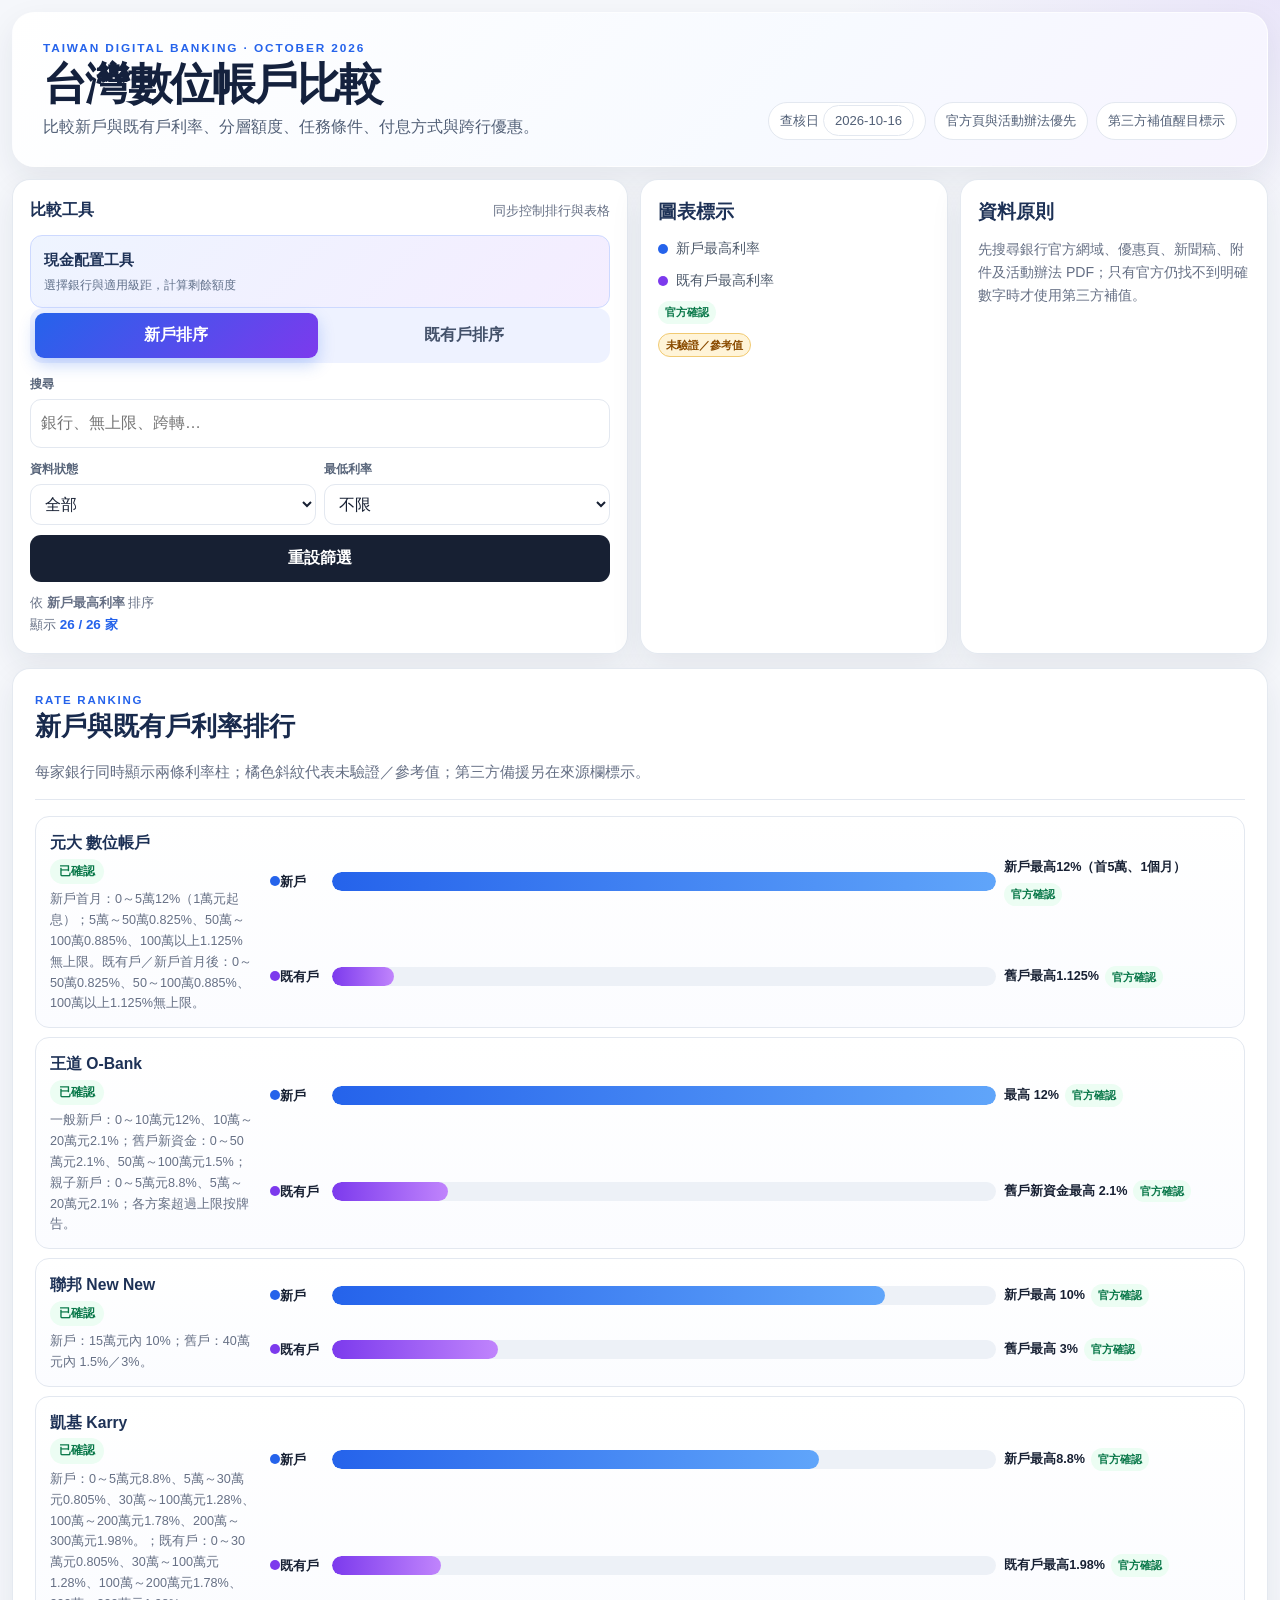
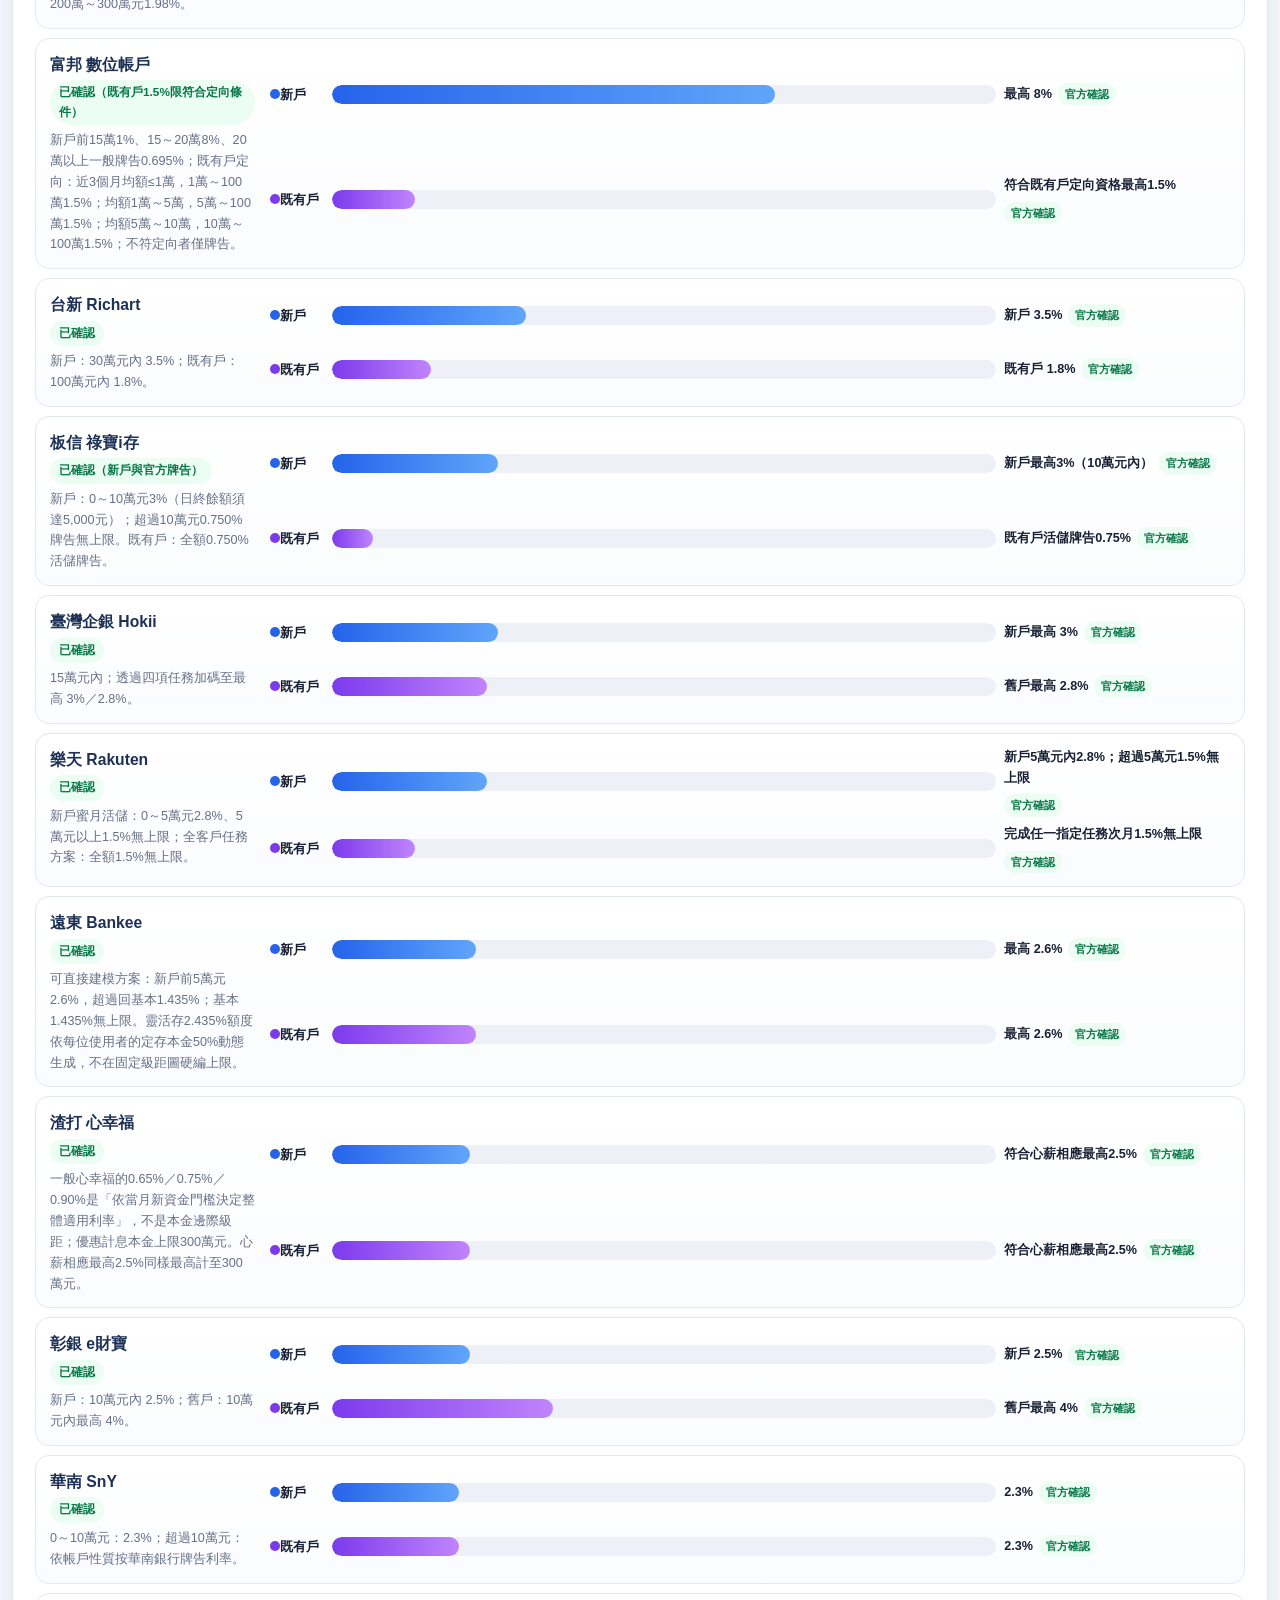
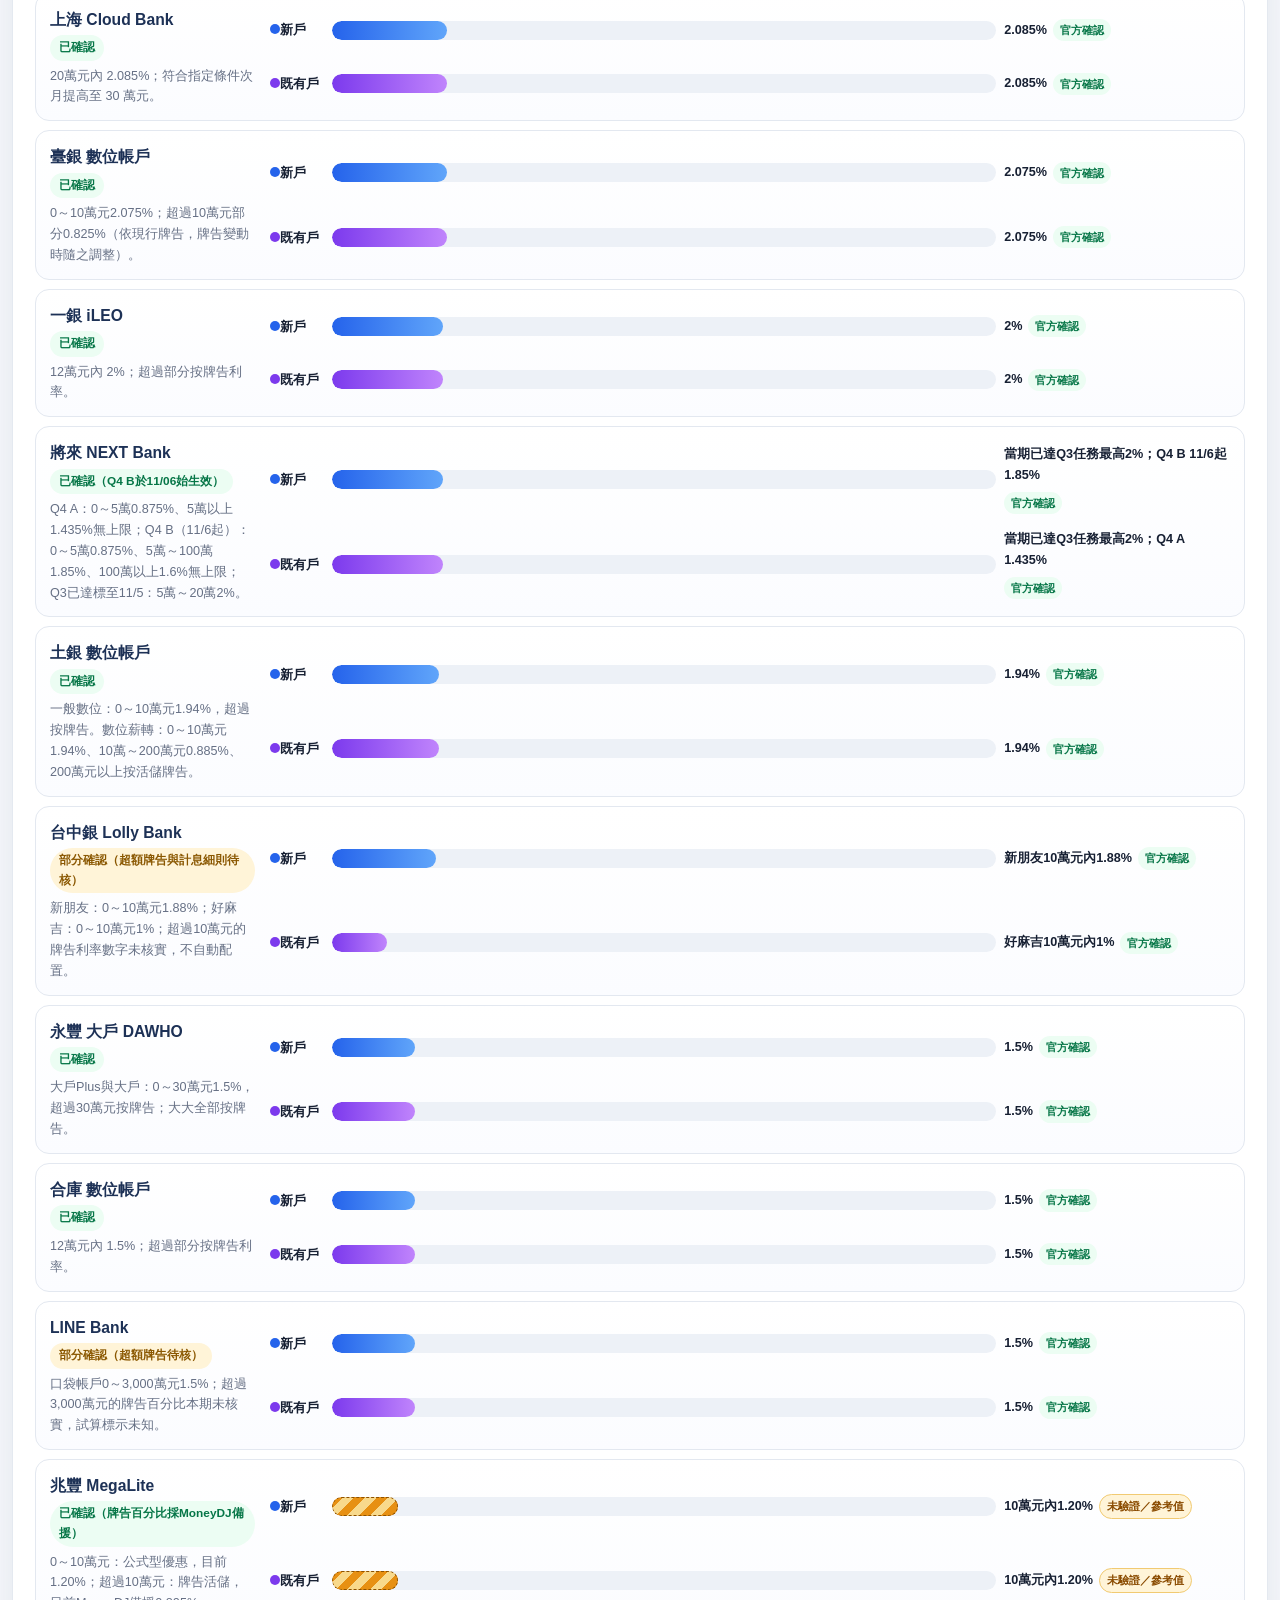
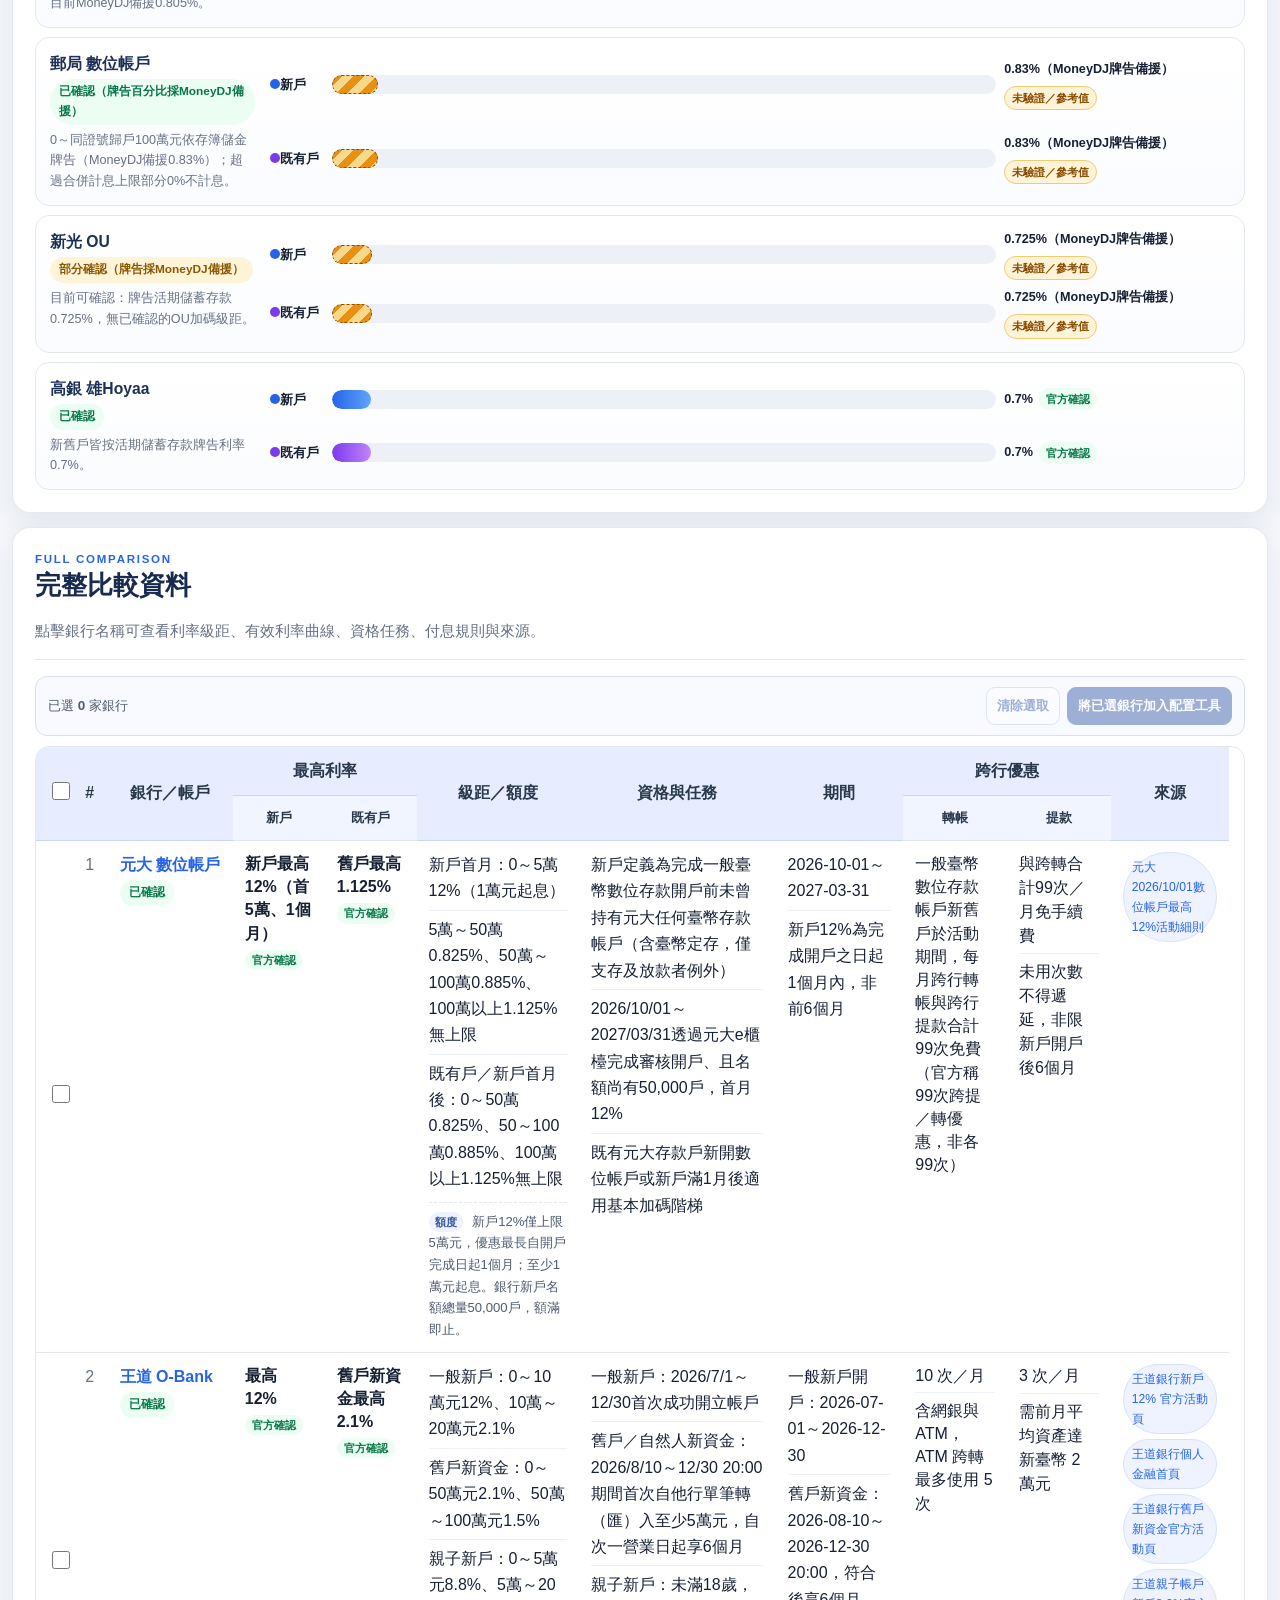
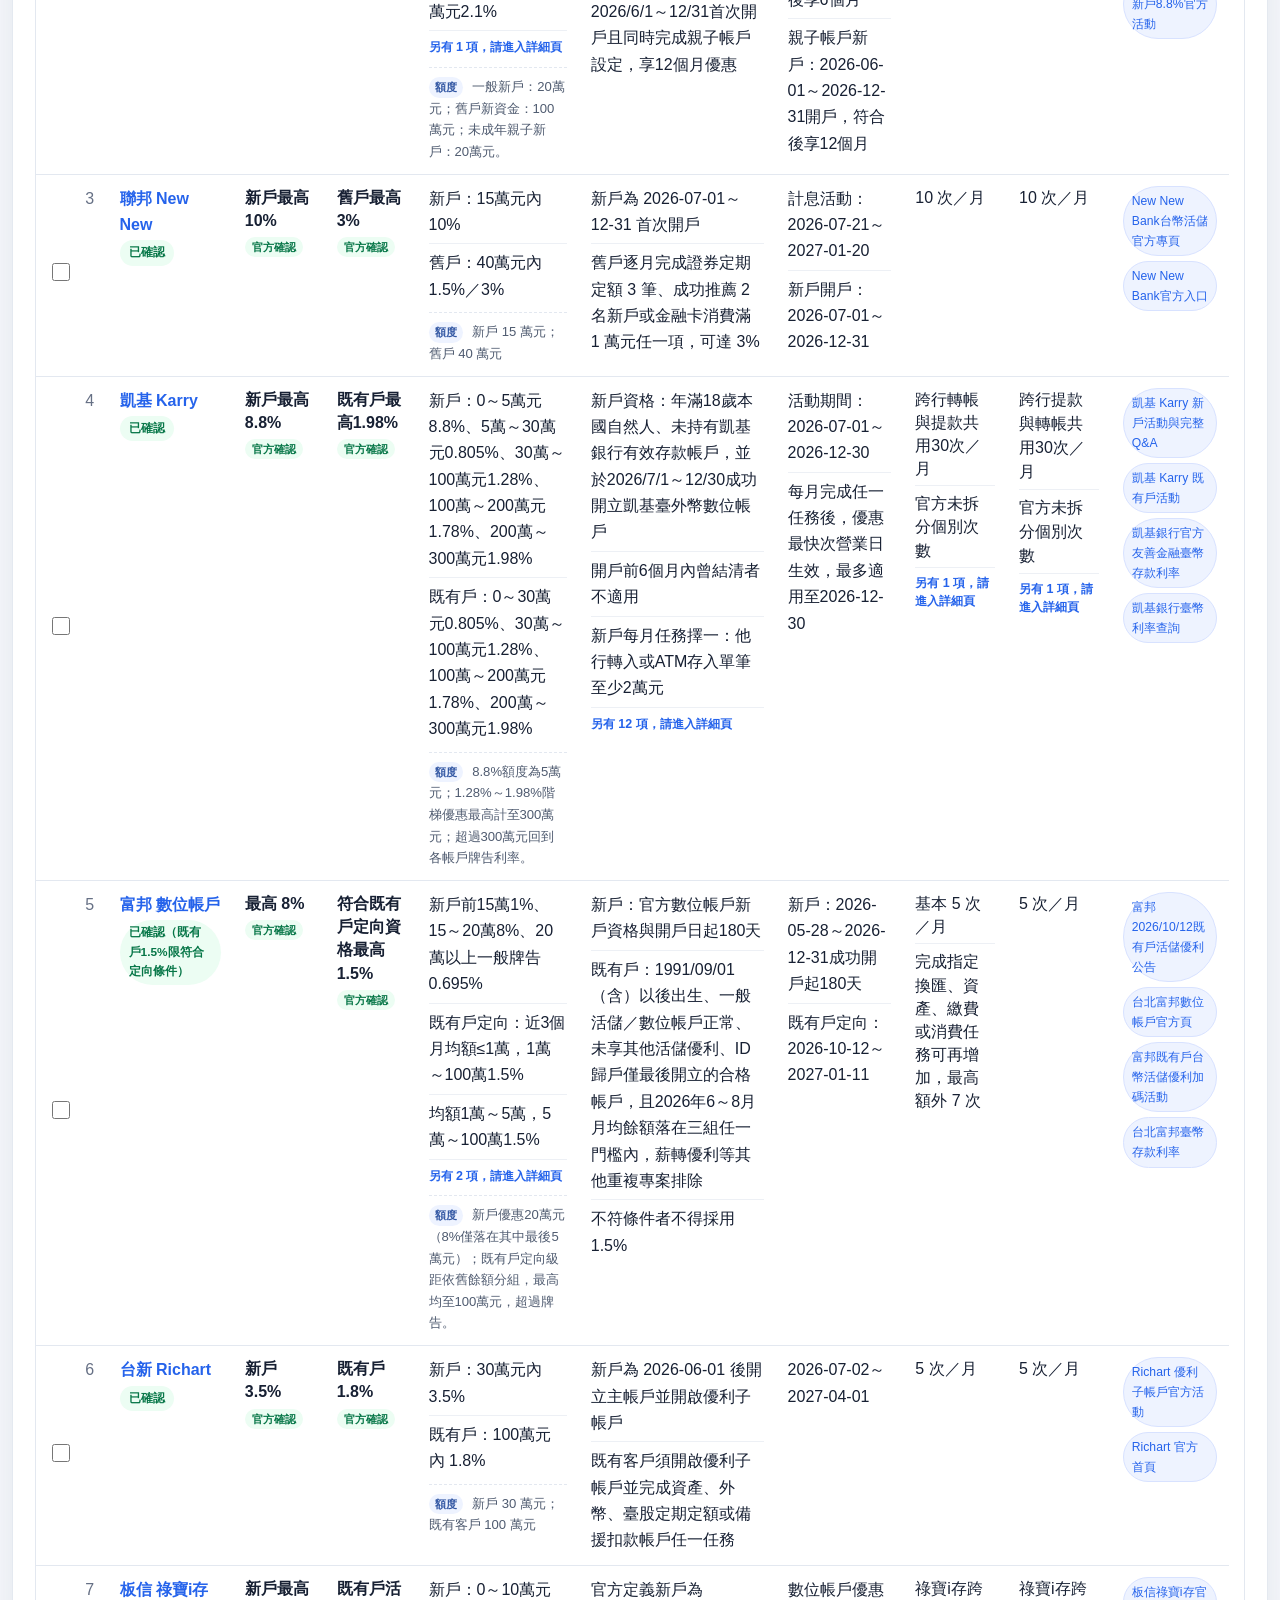
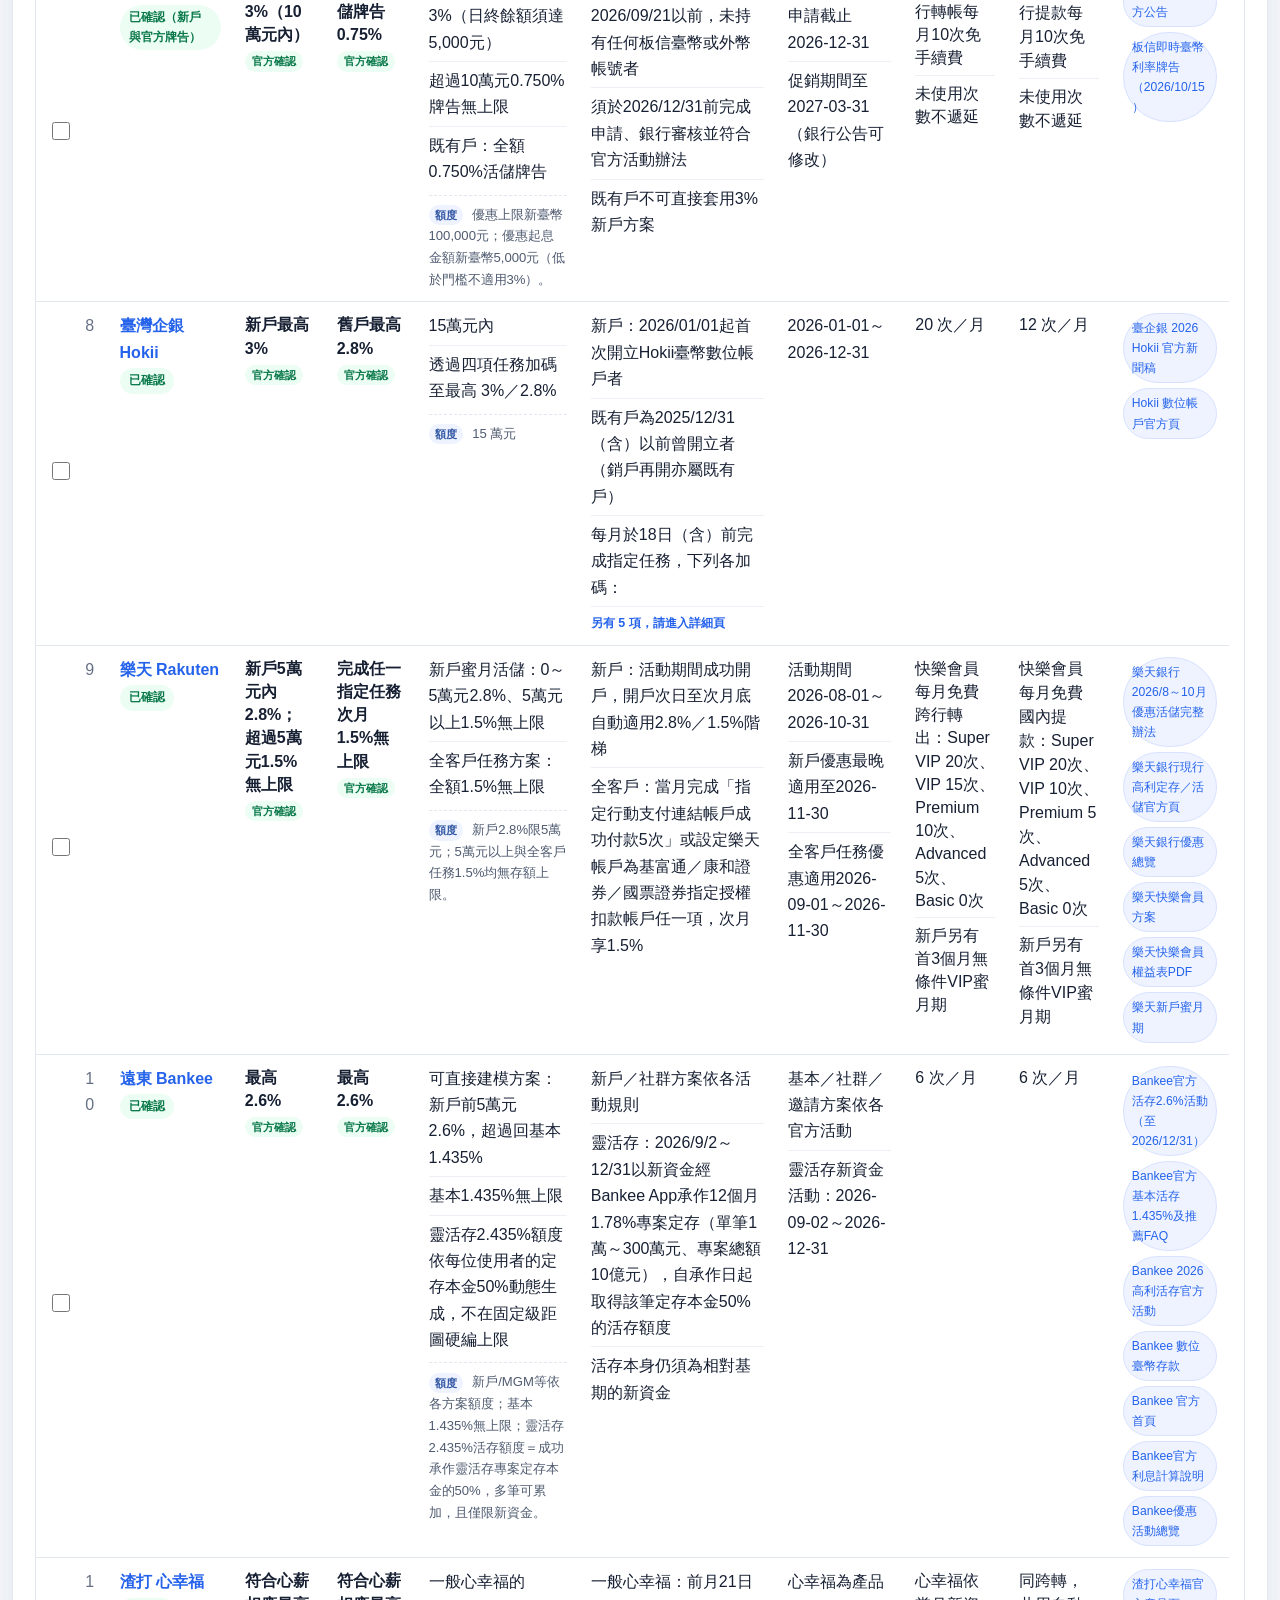
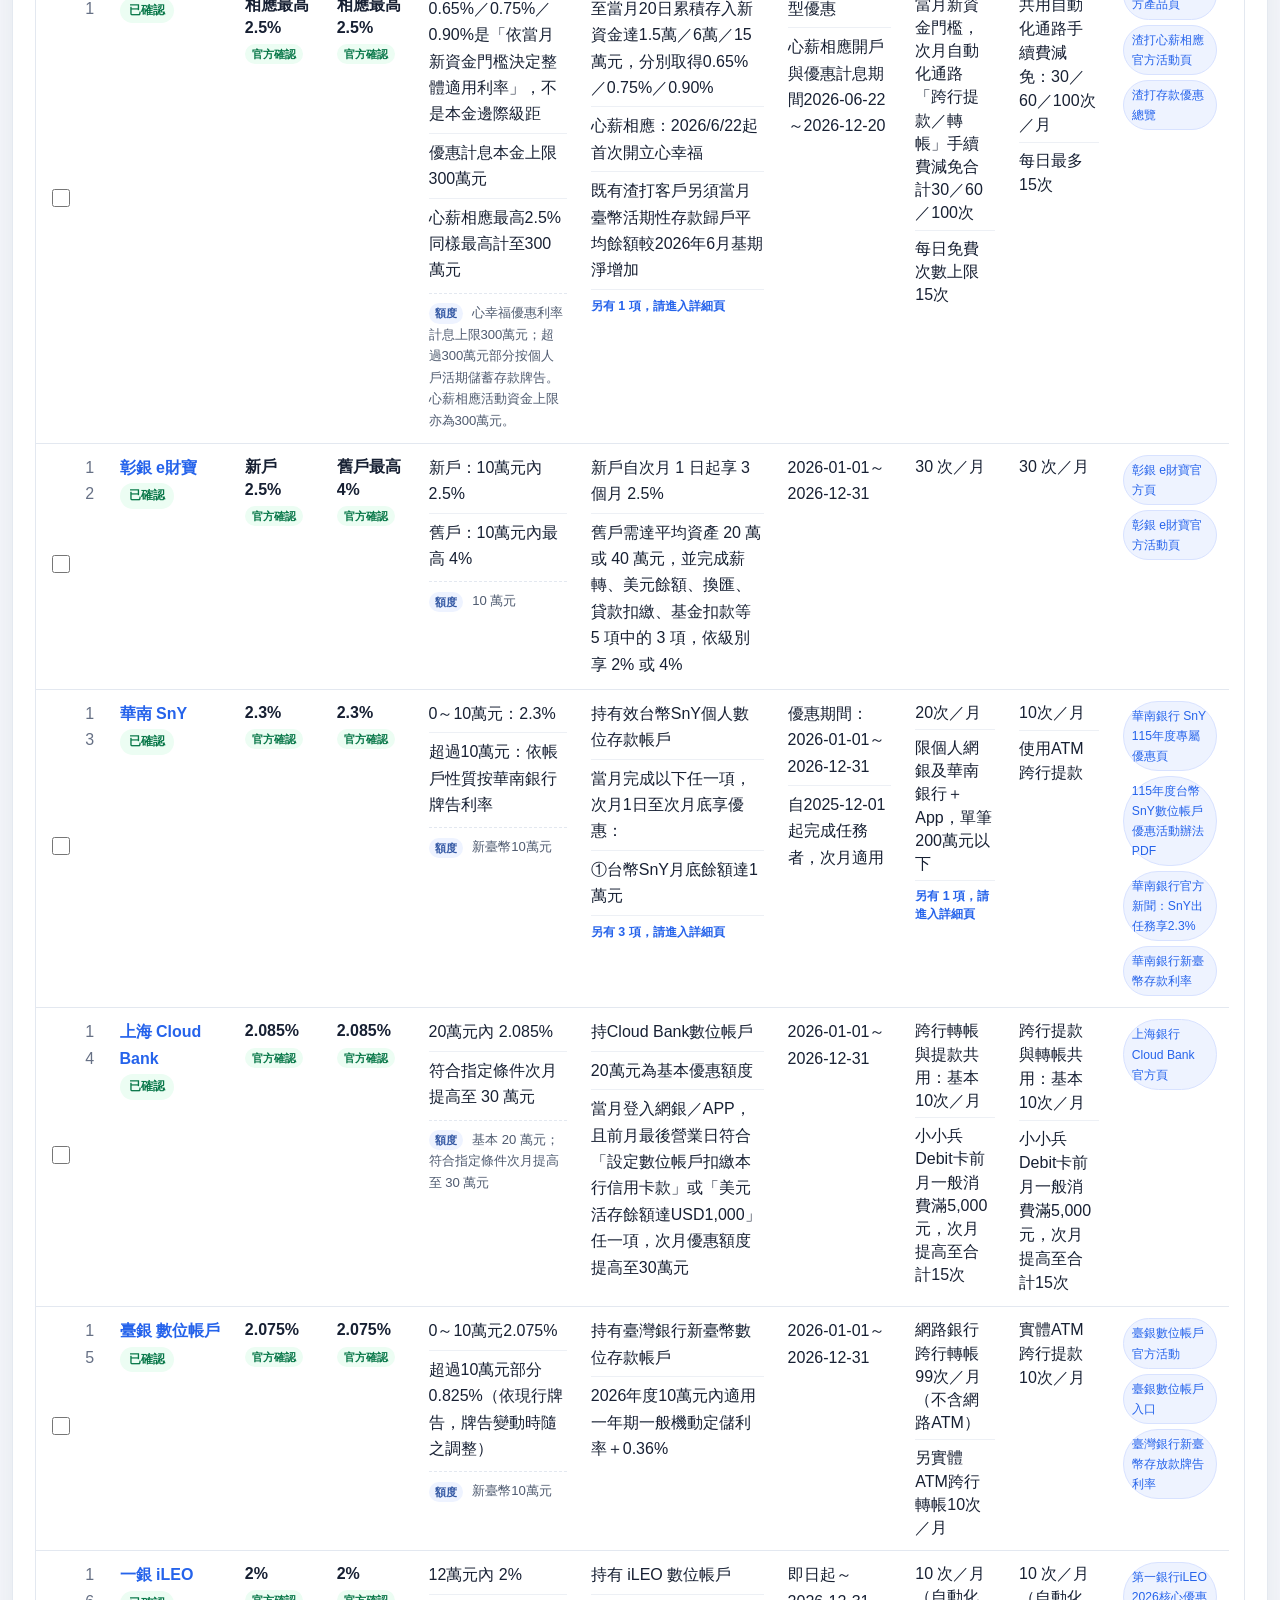
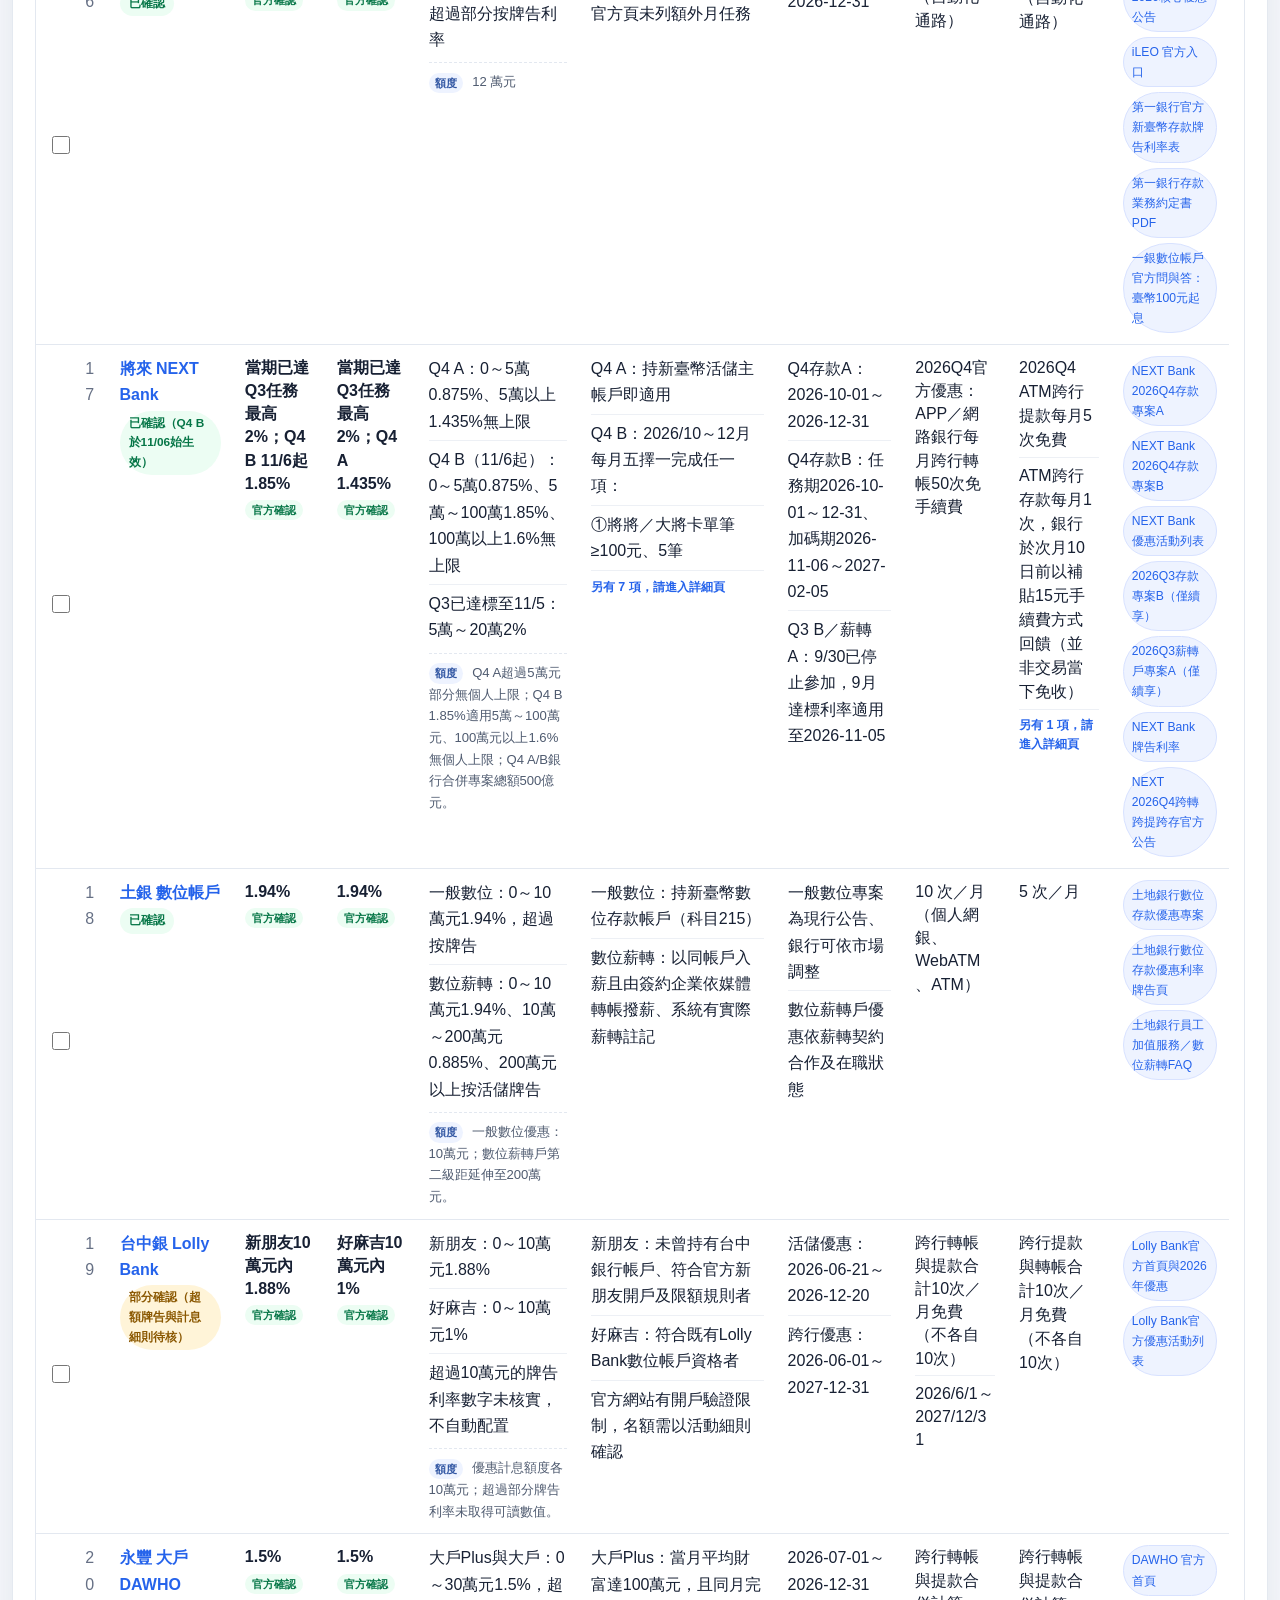
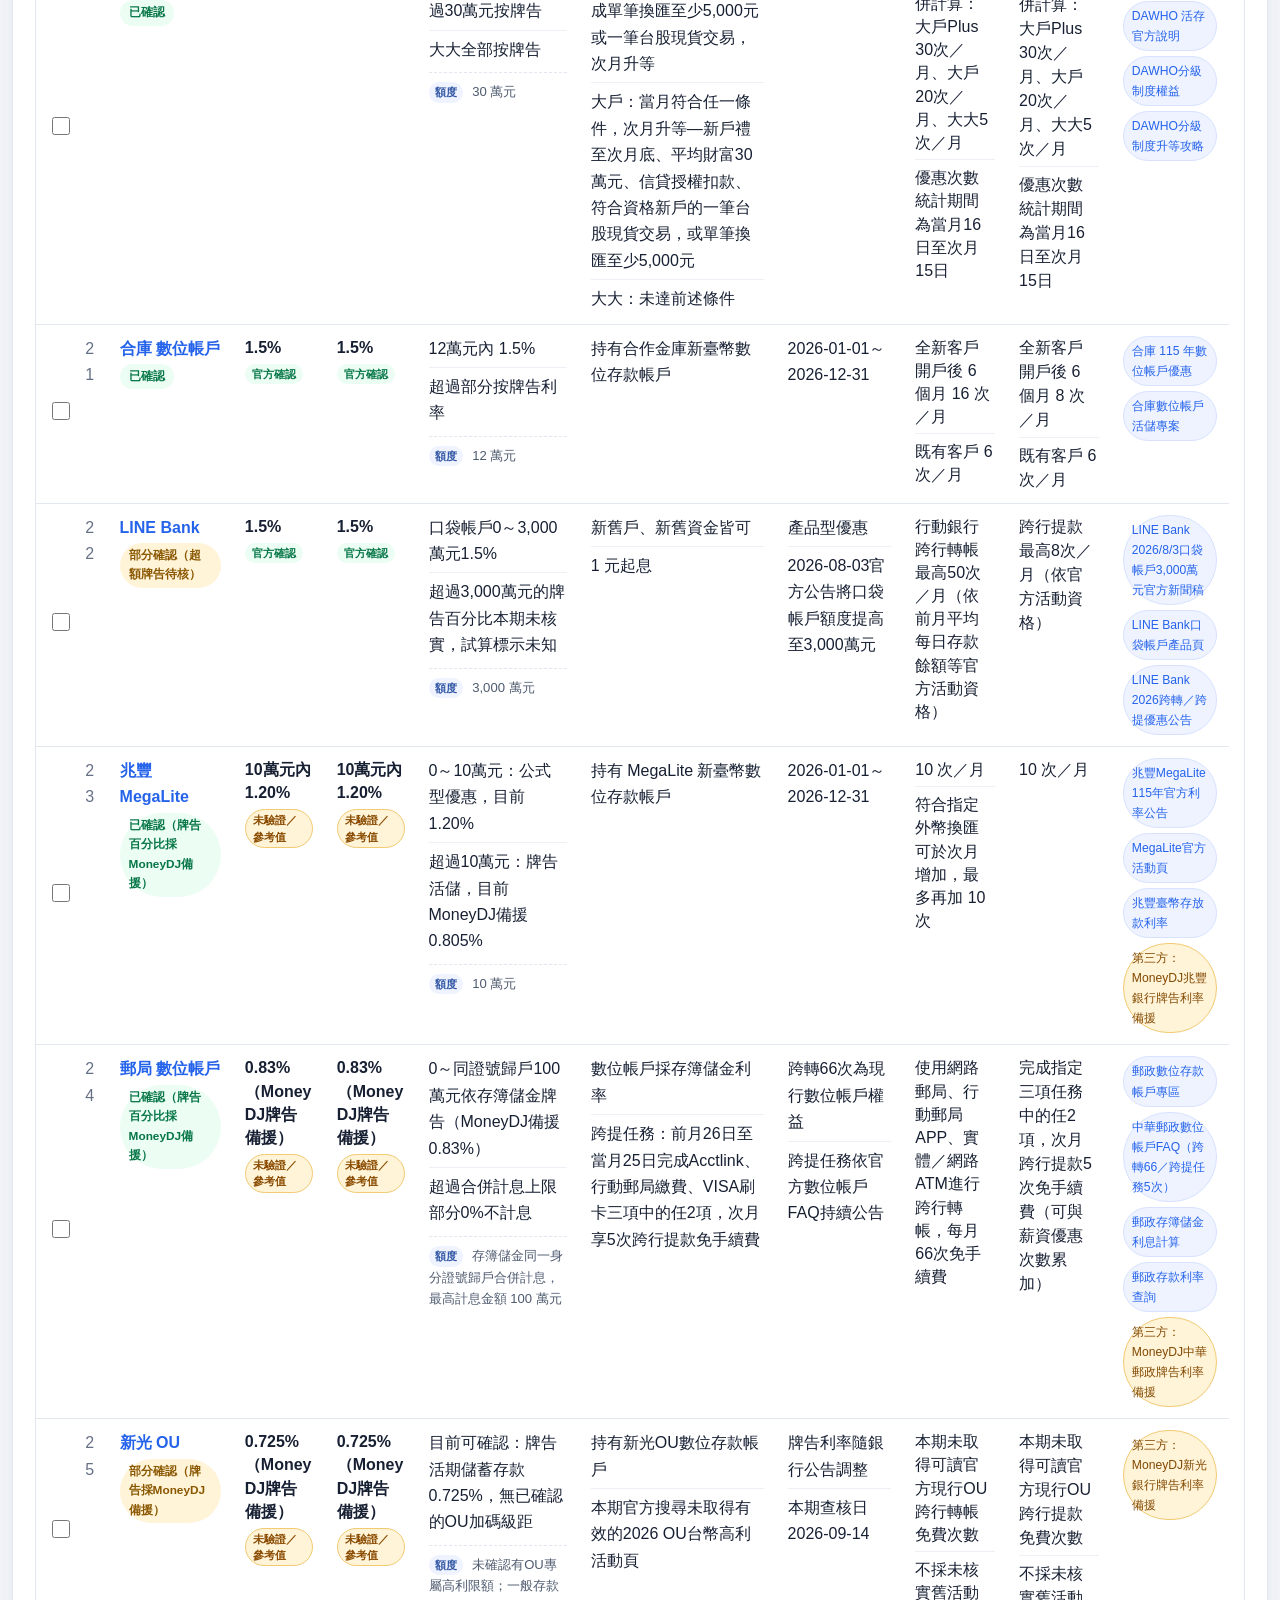
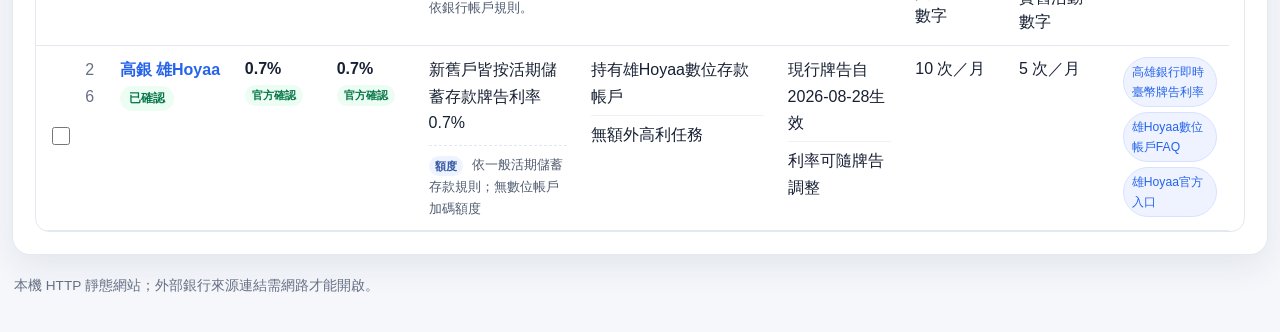
<file: index.html>
<!doctype html>
<html lang="zh-Hant-TW">
<head>
<meta charset="utf-8">
<meta name="viewport" content="width=device-width,initial-scale=1">
<title>台灣高利活存／數位帳戶比較｜2026年10月</title>
<link rel="stylesheet" href="assets/style.css">
  <link rel="icon" href="favicon.svg" type="image/svg+xml">
</head>
<body>
<header class="home-header">
  <div class="wide-container">
    <div class="masthead">
      <div>
        <div class="eyebrow">TAIWAN DIGITAL BANKING · OCTOBER 2026</div>
        <h1>台灣數位帳戶比較</h1>
        <p>比較新戶與既有戶利率、分層額度、任務條件、付息方式與跨行優惠。</p>
      </div>
      <div class="masthead-meta">
        <span>查核日 <span data-report-date>載入中…</span></span>
        <span>官方頁與活動辦法優先</span>
        <span>第三方補值醒目標示</span>
      </div>
    </div>
  </div>
</header>

<main class="wide-container">
  <div class="home-layout">
    <div class="home-main">
      <section class="content-card">
        <div class="section-heading">
          <div><div class="section-kicker">RATE RANKING</div><h2>新戶與既有戶利率排行</h2></div>
          <p>每家銀行同時顯示兩條利率柱；橘色斜紋代表未驗證／參考值；第三方備援另在來源欄標示。</p>
        </div>
        <div id="barList" class="bar-list"></div>
      </section>

      <section class="content-card">
        <div class="section-heading">
          <div><div class="section-kicker">FULL COMPARISON</div><h2>完整比較資料</h2></div>
          <p>點擊銀行名稱可查看利率級距、有效利率曲線、資格任務、付息規則與來源。</p>
        </div>
        <div class="multi-bank-toolbar">
          <span>已選 <strong id="selectedBankCount">0</strong> 家銀行</span>
          <div>
            <button id="clearBankSelection" type="button" disabled>清除選取</button>
            <button id="openSelectedBanks" type="button" disabled>將已選銀行加入配置工具</button>
          </div>
        </div>
        <div class="table-wrap">
          

<table class="comparison-table">
  <colgroup>
    <col class="col-select">
    <col class="col-rank">
    <col class="col-bank">
    <col class="col-rate-new">
    <col class="col-rate-existing">
    <col class="col-tier">
    <col class="col-conditions">
    <col class="col-period">
    <col class="col-transfer">
    <col class="col-withdraw">
    <col class="col-sources">
  </colgroup>
  <thead>
    <tr class="group-header">
      <th rowspan="2"><input id="selectAllBanks" type="checkbox" aria-label="選取目前顯示的全部銀行"></th>
      <th rowspan="2">#</th>
      <th rowspan="2">銀行／帳戶</th>
      <th colspan="2">最高利率</th>
      <th rowspan="2">級距／額度</th>
      <th rowspan="2">資格與任務</th>
      <th rowspan="2">期間</th>
      <th colspan="2">跨行優惠</th>
      <th rowspan="2">來源</th>
    </tr>
    <tr class="sub-header">
      <th>新戶</th>
      <th>既有戶</th>
      <th>轉帳</th>
      <th>提款</th>
    </tr>
  </thead>
  <tbody id="comparisonBody"></tbody>
</table>


        </div>
      </section>
    </div>

    <aside class="home-sidebar">
      <section class="tool-card">
        <div class="tool-card-title"><span>比較工具</span><small>同步控制排行與表格</small></div>
        <a class="planner-launch-link" href="allocator.html">
          <strong>現金配置工具</strong>
          <span>選擇銀行與適用級距，計算剩餘額度</span>
        </a>

        <div class="segmented">
          <button type="button" data-sort-mode="new" class="active">新戶排序</button>
          <button type="button" data-sort-mode="existing">既有戶排序</button>
        </div>
        <div class="field">
          <label for="bankSearch">搜尋</label>
          <input id="bankSearch" type="search" placeholder="銀行、無上限、跨轉…">
        </div>
        <div class="filter-grid">
          <div class="field">
            <label for="verificationFilter">資料狀態</label>
            <select id="verificationFilter">
              <option value="all">全部</option>
              <option value="official">官方確認</option>
              <option value="third-party">含第三方補值</option>
              <option value="incomplete">官方資料不完整</option>
            </select>
          </div>
          <div class="field">
            <label for="minRate">最低利率</label>
            <select id="minRate">
              <option value="0">不限</option><option value="1">1% 以上</option>
              <option value="1.5">1.5% 以上</option><option value="2">2% 以上</option>
              <option value="3">3% 以上</option><option value="5">5% 以上</option>
            </select>
          </div>
        </div>
        <button id="resetFilters" class="reset-btn" type="button">重設篩選</button>
        <div class="result-line">依 <strong id="currentSortLabel">新戶最高利率</strong> 排序<br>顯示 <span id="resultCount" class="result-count"></span></div>
      </section>

      <section class="info-card">
        <h3>圖表標示</h3>
        <div class="legend-list">
          <div class="legend-row"><span class="dot new"></span>新戶最高利率</div>
          <div class="legend-row"><span class="dot existing"></span>既有戶最高利率</div>
          <div class="legend-row"><span class="rate-source official">官方確認</span></div>
          <div class="legend-row"><span class="rate-source third">未驗證／參考值</span></div>
        </div>
      </section>

      <section class="info-card">
        <h3>資料原則</h3>
        <p>先搜尋銀行官方網域、優惠頁、新聞稿、附件及活動辦法 PDF；只有官方仍找不到明確數字時才使用第三方補值。</p>
      </section>
    </aside>
  </div>
</main>

<footer class="wide-container home-footer">本機 HTTP 靜態網站；外部銀行來源連結需網路才能開啟。</footer>
<script type="module" src="assets/index.js"></script>
</body>
</html>
</file>
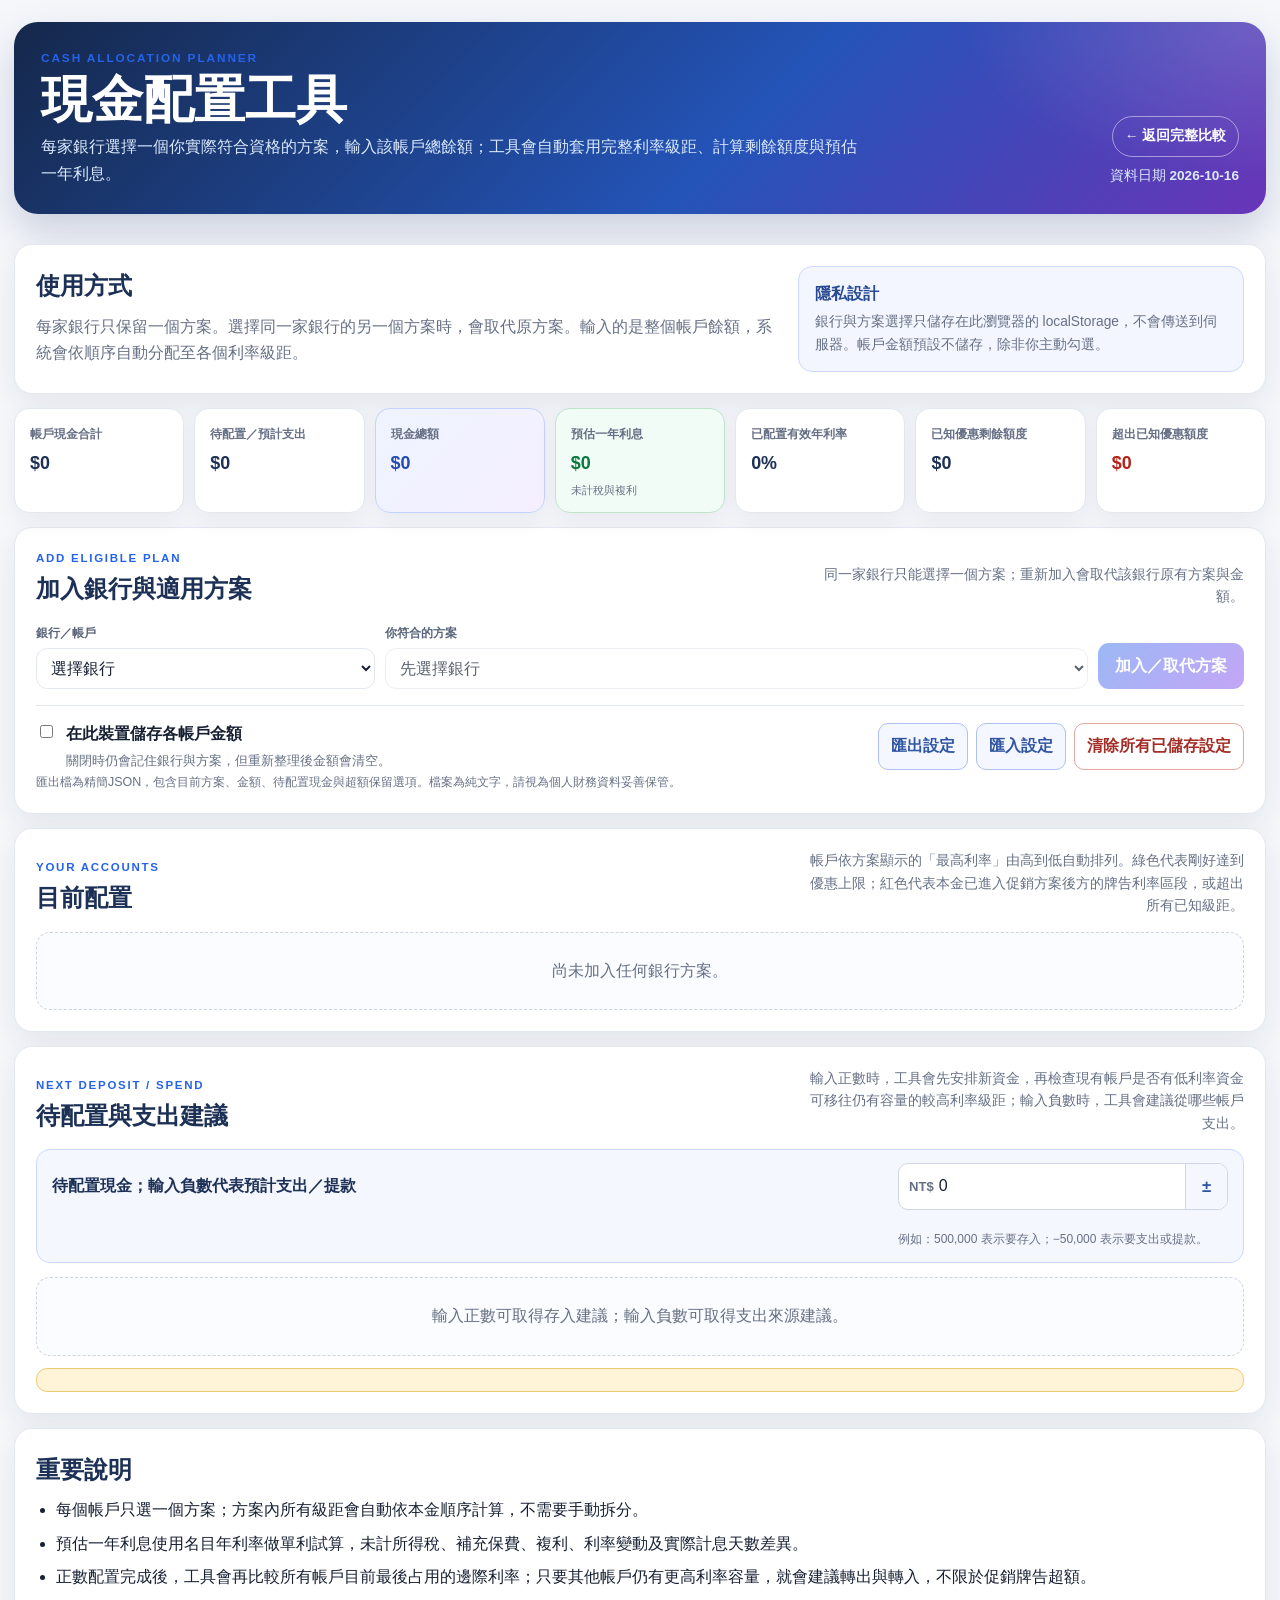
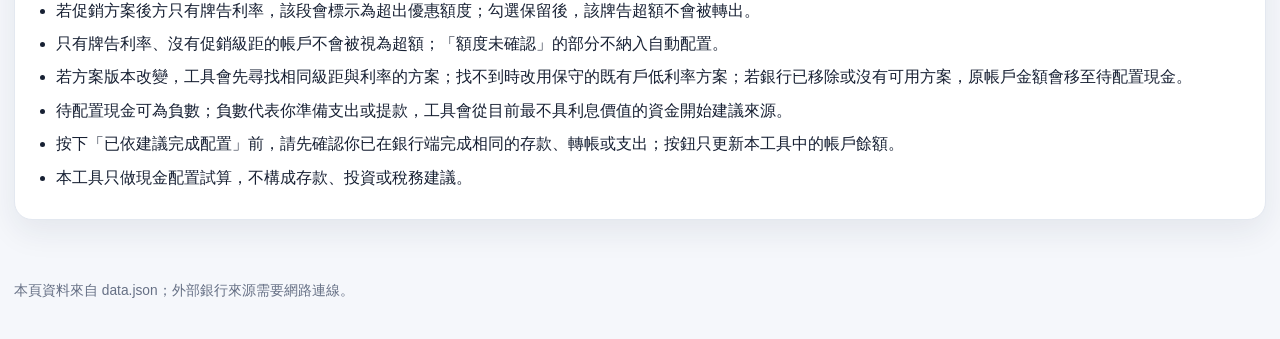
<file: allocator.html>
<!doctype html>
<html lang="zh-Hant-TW">
<head>
  <meta charset="utf-8">
  <meta name="viewport" content="width=device-width,initial-scale=1">
  <title>現金配置工具｜台灣數位帳戶比較</title>
  <link rel="stylesheet" href="assets/style.css">
  <link rel="icon" href="favicon.svg" type="image/svg+xml">
</head>
<body class="allocator-body">
  <header class="allocator-header">
    <div class="allocator-container">
      <div class="allocator-hero">
        <div>
          <div class="eyebrow">CASH ALLOCATION PLANNER</div>
          <h1>現金配置工具</h1>
          <p>每家銀行選擇一個你實際符合資格的方案，輸入該帳戶總餘額；工具會自動套用完整利率級距、計算剩餘額度與預估一年利息。</p>
        </div>
        <div class="allocator-hero-actions">
          <a class="allocator-home-link" href="index.html">← 返回完整比較</a>
          <span>資料日期 <strong id="allocatorReportDate">載入中…</strong></span>
        </div>
      </div>
    </div>
  </header>

  <main class="allocator-container allocator-main" id="allocatorPage">
    <section class="allocator-card allocator-intro">
      <div>
        <h2>使用方式</h2>
        <p>每家銀行只保留一個方案。選擇同一家銀行的另一個方案時，會取代原方案。輸入的是整個帳戶餘額，系統會依順序自動分配至各個利率級距。</p>
      </div>
      <div class="privacy-note">
        <strong>隱私設計</strong>
        <p>銀行與方案選擇只儲存在此瀏覽器的 localStorage，不會傳送到伺服器。帳戶金額預設不儲存，除非你主動勾選。</p>
      </div>
    </section>

    <section class="allocator-summary" aria-label="現金摘要">
      <article class="allocator-stat">
        <span>帳戶現金合計</span>
        <strong id="accountCashTotal">NT$0</strong>
      </article>
      <article class="allocator-stat">
        <span>待配置／預計支出</span>
        <strong id="unallocatedCashSummary">NT$0</strong>
      </article>
      <article class="allocator-stat allocator-stat-primary">
        <span>現金總額</span>
        <strong id="cashGrandTotal">NT$0</strong>
      </article>
      <article class="allocator-stat allocator-stat-interest">
        <span>預估一年利息</span>
        <strong id="annualInterestTotal">NT$0</strong>
        <small id="annualInterestNote">未計稅與複利</small>
      </article>
      <article class="allocator-stat">
        <span>已配置有效年利率</span>
        <strong id="portfolioEffectiveRate">0.000%</strong>
      </article>
      <article class="allocator-stat">
        <span>已知優惠剩餘額度</span>
        <strong id="remainingCapacityTotal">NT$0</strong>
      </article>
      <article class="allocator-stat allocator-stat-danger">
        <span>超出已知優惠額度</span>
        <strong id="overCapacityTotal">NT$0</strong>
      </article>
    </section>

    <section class="allocator-card">
      <div class="allocator-section-heading">
        <div>
          <div class="section-kicker">ADD ELIGIBLE PLAN</div>
          <h2>加入銀行與適用方案</h2>
        </div>
        <p>同一家銀行只能選擇一個方案；重新加入會取代該銀行原有方案與金額。</p>
      </div>

      <div class="allocator-add-grid">
        <div class="field">
          <label for="allocatorBank">銀行／帳戶</label>
          <select id="allocatorBank">
            <option value="">選擇銀行</option>
          </select>
        </div>
        <div class="field">
          <label for="allocatorPlan">你符合的方案</label>
          <select id="allocatorPlan" disabled>
            <option value="">先選擇銀行</option>
          </select>
        </div>
        <button class="allocator-add-button" id="addAllocatorPlan" type="button" disabled>加入／取代方案</button>
      </div>

      <div class="allocator-settings">
        <label class="allocator-save-toggle">
          <input id="persistBalances" type="checkbox">
          <span>
            <strong>在此裝置儲存各帳戶金額</strong>
            <small>關閉時仍會記住銀行與方案，但重新整理後金額會清空。</small>
          </span>
        </label>

        <div class="allocator-config-actions">
          <button id="exportAllocator" class="allocator-export-button" type="button">匯出設定</button>
          <label class="allocator-import-button">
            <span>匯入設定</span>
            <input id="importAllocator" type="file" accept=".json,application/json">
          </label>
          <button id="resetAllocator" class="allocator-reset-button" type="button">清除所有已儲存設定</button>
        </div>
      </div>

      <p class="allocator-transfer-note">
        匯出檔為精簡JSON，包含目前方案、金額、待配置現金與超額保留選項。檔案為純文字，請視為個人財務資料妥善保管。
      </p>
      <div id="allocatorNotice" class="allocator-notice" hidden></div>
    </section>

    <section class="allocator-card">
      <div class="allocator-section-heading">
        <div>
          <div class="section-kicker">YOUR ACCOUNTS</div>
          <h2>目前配置</h2>
        </div>
        <p>帳戶依方案顯示的「最高利率」由高到低自動排列。綠色代表剛好達到優惠上限；紅色代表本金已進入促銷方案後方的牌告利率區段，或超出所有已知級距。</p>
      </div>
      <div id="allocatorRows" class="allocator-rows"></div>
      <div id="allocatorEmpty" class="allocator-empty">尚未加入任何銀行方案。</div>
    </section>

    <section class="allocator-card allocator-recommendation-card">
      <div class="allocator-section-heading">
        <div>
          <div class="section-kicker">NEXT DEPOSIT / SPEND</div>
          <h2>待配置與支出建議</h2>
        </div>
        <p>輸入正數時，工具會先安排新資金，再檢查現有帳戶是否有低利率資金可移往仍有容量的較高利率級距；輸入負數時，工具會建議從哪些帳戶支出。</p>
      </div>

      <div class="allocator-cash-input">
        <label for="unallocatedCash">待配置現金；輸入負數代表預計支出／提款</label>
        <div class="money-input-wrap signed-money-input">
          <span>NT$</span>
          <input id="unallocatedCash" type="text" inputmode="decimal" autocomplete="off" value="0" aria-describedby="cashSignHelp">
          <button id="toggleCashSign" class="cash-sign-toggle" type="button" aria-label="切換待配置現金的正負號">±</button>
        </div>
        <small id="cashSignHelp" class="cash-sign-help">例如：500,000 表示要存入；−50,000 表示要支出或提款。</small>
      </div>

      <div id="recommendationList" class="recommendation-list"></div>
      <div id="recommendationEmpty" class="allocator-empty">輸入正數可取得存入建議；輸入負數可取得支出來源建議。</div>
      <div id="unassignedCash" class="unassigned-cash" hidden></div>

      <div id="recommendationApplyBar" class="recommendation-apply-bar" hidden>
        <div>
          <strong>已完成實際轉帳與存款？</strong>
          <span id="recommendationApplySummary"></span>
        </div>
        <button id="applyRecommendations" type="button">已依建議完成配置</button>
      </div>
    </section>

    <section class="allocator-card allocator-disclaimer">
      <h2>重要說明</h2>
      <ul>
        <li>每個帳戶只選一個方案；方案內所有級距會自動依本金順序計算，不需要手動拆分。</li>
        <li>預估一年利息使用名目年利率做單利試算，未計所得稅、補充保費、複利、利率變動及實際計息天數差異。</li>
        <li>正數配置完成後，工具會再比較所有帳戶目前最後占用的邊際利率；只要其他帳戶仍有更高利率容量，就會建議轉出與轉入，不限於促銷牌告超額。</li>
        <li>若促銷方案後方只有牌告利率，該段會標示為超出優惠額度；勾選保留後，該牌告超額不會被轉出。</li>
        <li>只有牌告利率、沒有促銷級距的帳戶不會被視為超額；「額度未確認」的部分不納入自動配置。</li>
        <li>若方案版本改變，工具會先尋找相同級距與利率的方案；找不到時改用保守的既有戶低利率方案；若銀行已移除或沒有可用方案，原帳戶金額會移至待配置現金。</li>
        <li>待配置現金可為負數；負數代表你準備支出或提款，工具會從目前最不具利息價值的資金開始建議來源。</li>
        <li>按下「已依建議完成配置」前，請先確認你已在銀行端完成相同的存款、轉帳或支出；按鈕只更新本工具中的帳戶餘額。</li>
        <li>本工具只做現金配置試算，不構成存款、投資或稅務建議。</li>
      </ul>
    </section>
  </main>

  <footer class="allocator-container detail-footer">本頁資料來自 data.json；外部銀行來源需要網路連線。</footer>
  <script type="module" src="assets/allocator.js"></script>
</body>
</html>
</file>
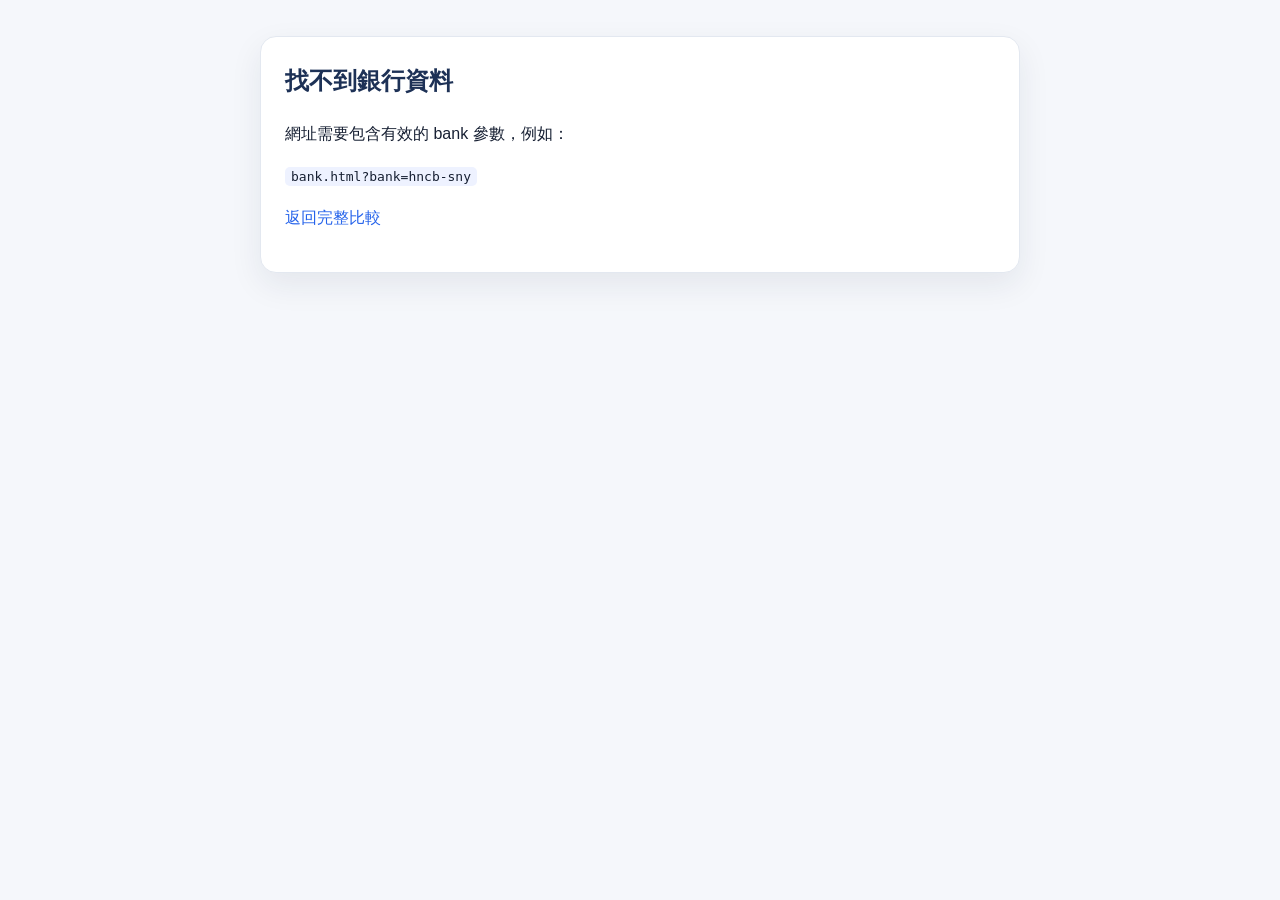
<file: bank.html>
<!doctype html>
<html lang="zh-Hant-TW">
<head>
  <meta charset="utf-8">
  <meta name="viewport" content="width=device-width,initial-scale=1">
  <title>銀行資料｜台灣數位帳戶比較</title>
  <link rel="stylesheet" href="assets/style.css">
  <link rel="icon" href="favicon.svg" type="image/svg+xml">
</head>
<body class="detail-body">
  <div id="bankPage">
    <main class="detail-container detail-main">
      <section class="loading-card">正在從 data.json 載入銀行資料…</section>
    </main>
  </div>
  <script type="module" src="assets/bank.js"></script>
</body>
</html>
</file>
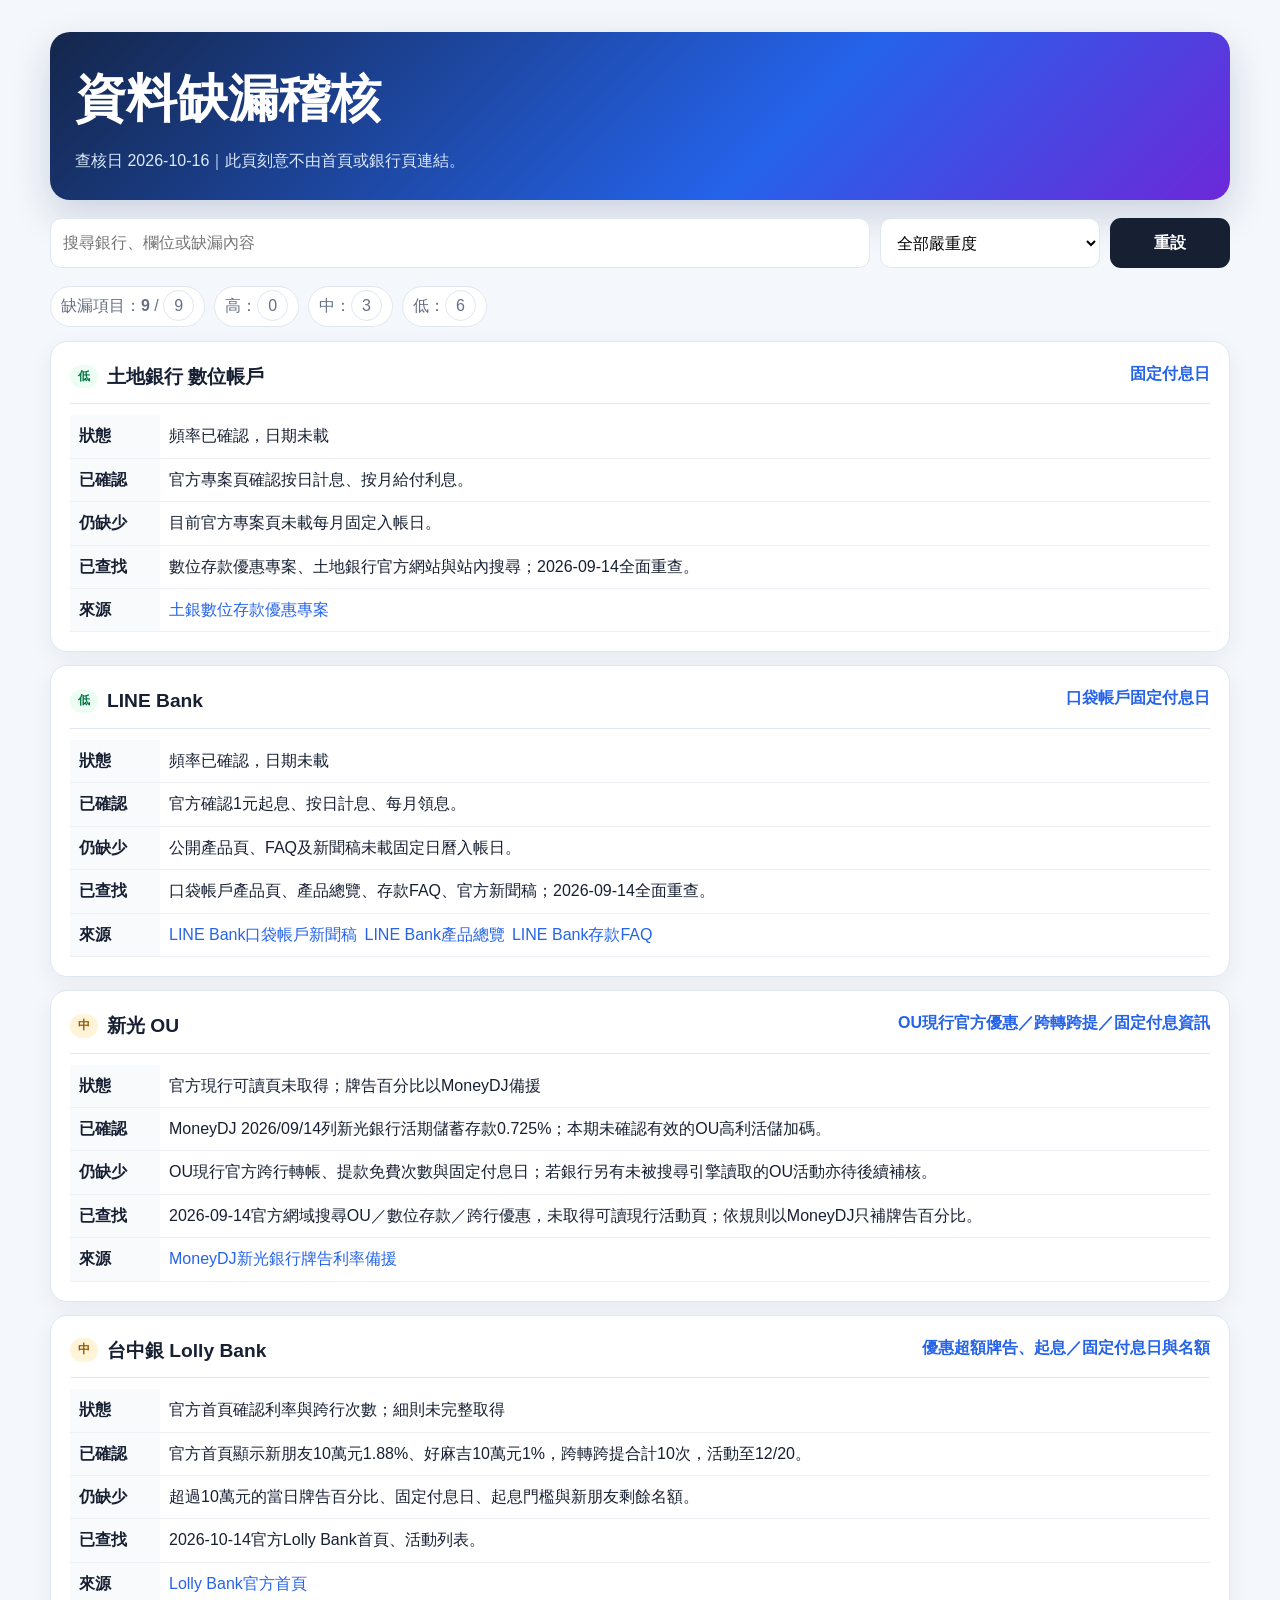
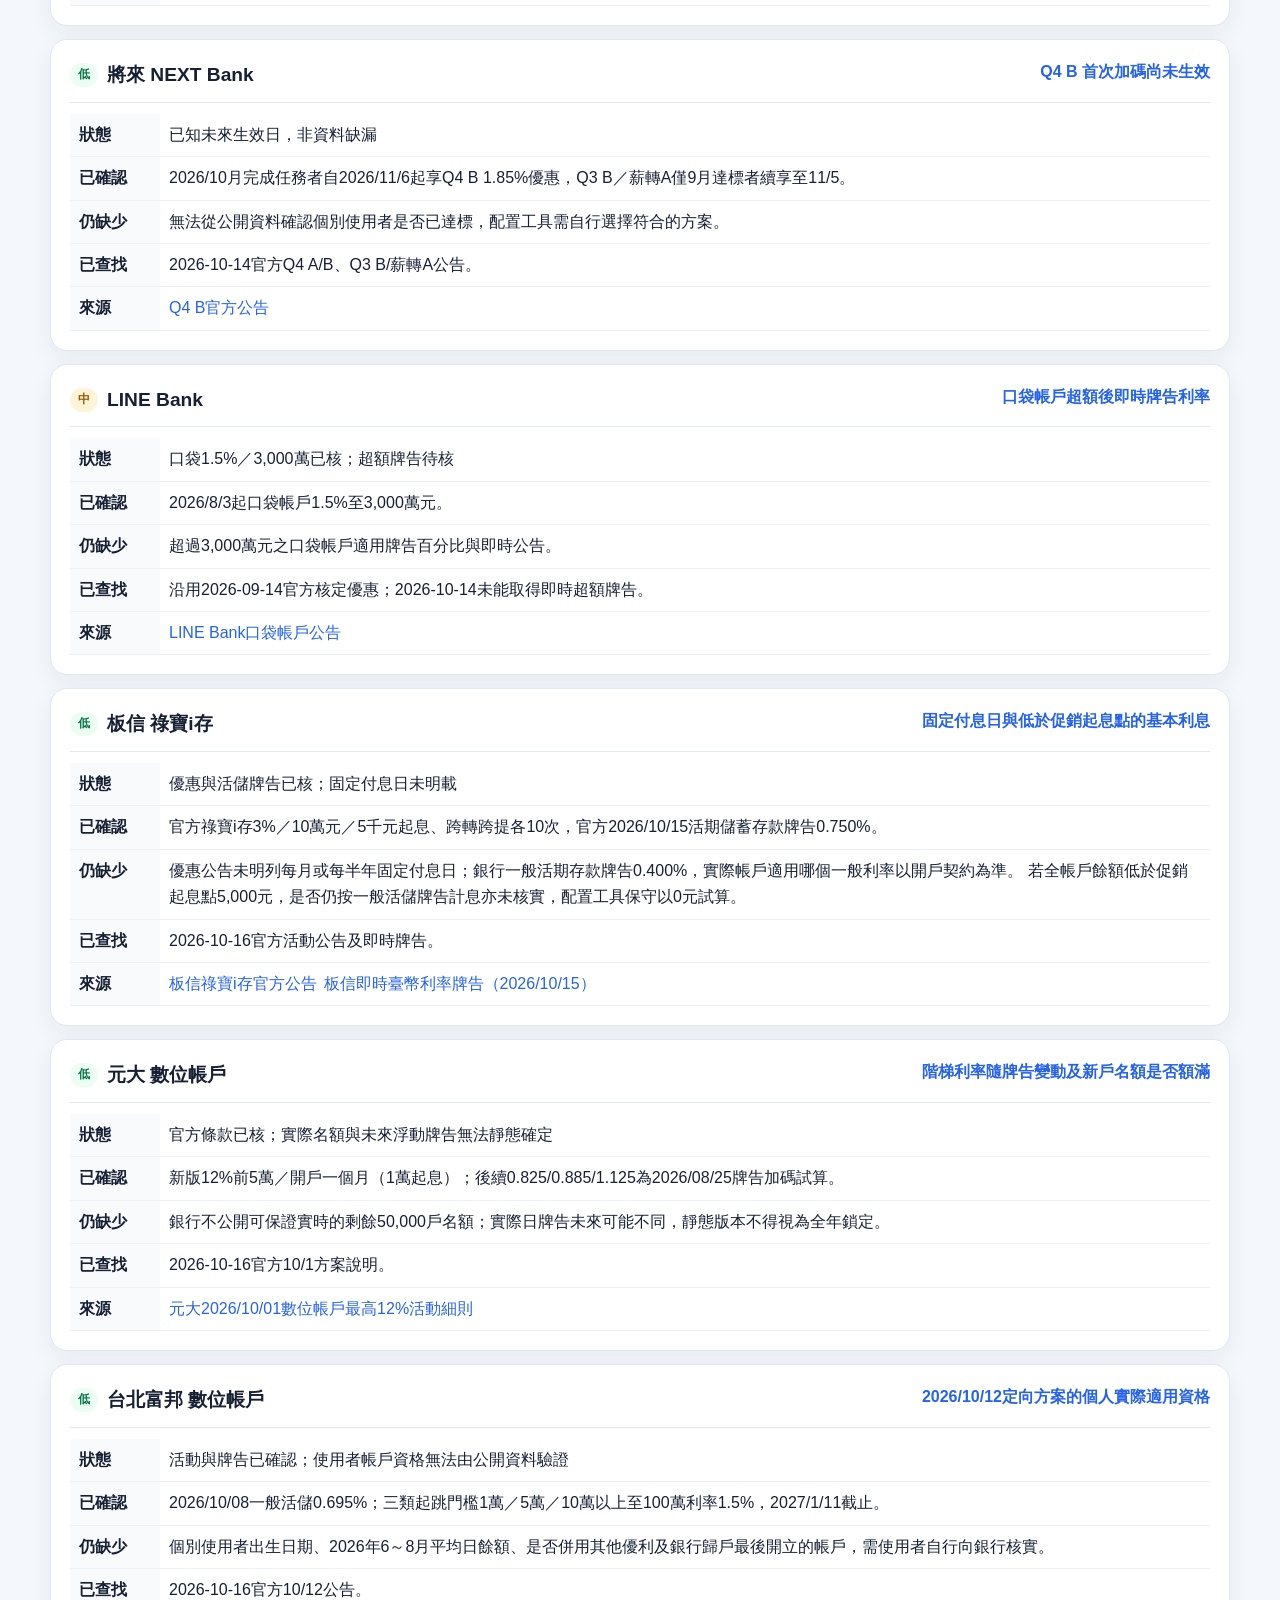
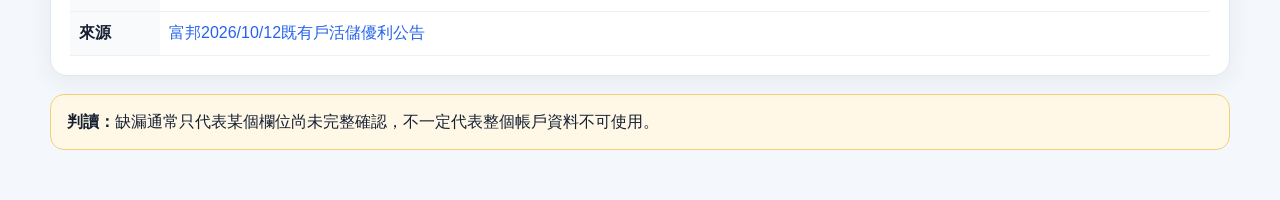
<file: missing-data-audit.html>
<!doctype html>
<html lang="zh-Hant-TW">
<head>
  <meta charset="utf-8">
  <meta name="viewport" content="width=device-width,initial-scale=1">
  <title>資料缺漏稽核｜台灣數位帳戶比較</title>
  <style>
    :root{--bg:#f4f7fb;--card:#fff;--ink:#172033;--muted:#667085;--line:#e1e7f0;--blue:#2563eb;--red:#b42318;--amber:#9a5a00;--green:#067647}
    *{box-sizing:border-box}
    body{margin:0;background:var(--bg);color:var(--ink);font-family:-apple-system,BlinkMacSystemFont,"Segoe UI","Noto Sans TC","Microsoft JhengHei",sans-serif;line-height:1.65}
    .wrap{width:min(1180px,calc(100% - 28px));margin:0 auto;padding:32px 0 50px}
    header{padding:25px;border-radius:20px;background:linear-gradient(135deg,#14264a,#2563eb 62%,#6d28d9);color:#fff;box-shadow:0 16px 38px rgba(30,52,105,.18)}
    h1{margin:0 0 7px;font-size:clamp(2rem,4vw,3.4rem)}
    header p{margin:0;color:#dbeafe}
    .tools{display:grid;grid-template-columns:1fr 220px 120px;gap:10px;margin:18px 0}
    input,select,button{width:100%;padding:11px 12px;border:1px solid var(--line);border-radius:11px;background:#fff;font:inherit}
    button{background:#172033;color:#fff;border:0;font-weight:800;cursor:pointer}
    .summary{display:flex;gap:9px;flex-wrap:wrap;margin:14px 0;color:var(--muted)}
    .summary span{background:#fff;border:1px solid var(--line);padding:6px 10px;border-radius:999px}
    .gaps{display:grid;gap:13px}
    .gap-card{background:var(--card);border:1px solid var(--line);border-radius:17px;padding:19px;box-shadow:0 8px 24px rgba(31,42,68,.06)}
    .gap-head{display:flex;justify-content:space-between;gap:14px;align-items:flex-start;border-bottom:1px solid var(--line);padding-bottom:11px;margin-bottom:11px}
    .gap-head>div:first-child{display:flex;gap:9px;align-items:center}
    h2{margin:0;font-size:1.2rem}
    .field-name{color:var(--blue);font-weight:800;text-align:right}
    .severity{display:inline-flex;min-width:28px;justify-content:center;padding:2px 7px;border-radius:999px;font-size:.75rem;font-weight:900}
    .sev-高{background:#fef3f2;color:var(--red)}
    .sev-中{background:#fff4d8;color:var(--amber)}
    .sev-低{background:#ecfdf3;color:var(--green)}
    dl{display:grid;grid-template-columns:90px 1fr;margin:0}
    dt,dd{padding:8px 9px;border-bottom:1px solid #edf0f5;margin:0}
    dt{font-weight:850;background:#f8fafc}
    .gap-sources{display:flex;flex-wrap:wrap;gap:7px}
    a{color:var(--blue);text-decoration:none}
    a:hover{text-decoration:underline}
    .empty{display:none;background:#fff;padding:28px;text-align:center;color:var(--muted);border:1px solid var(--line);border-radius:16px}
    .note{margin-top:18px;padding:14px 16px;border-radius:14px;background:#fff8e7;border:1px solid #f0d178}
    .page-error{background:#fff;padding:24px;border:1px solid var(--line);border-radius:16px}
    @media(max-width:700px){
      .tools{grid-template-columns:1fr}
      .gap-head{display:grid}
      .field-name{text-align:left}
      dl{grid-template-columns:1fr}
      dt{padding-bottom:2px;border-bottom:0}
      dd{padding-top:2px}
    }
  </style>
  <link rel="icon" href="favicon.svg" type="image/svg+xml">
</head>
<body>
  <div class="wrap">
    <header>
      <h1>資料缺漏稽核</h1>
      <p>查核日 <span id="reportDate">載入中…</span>｜此頁刻意不由首頁或銀行頁連結。</p>
    </header>

    <div class="tools">
      <input id="q" type="search" placeholder="搜尋銀行、欄位或缺漏內容">
      <select id="sev">
        <option value="">全部嚴重度</option>
        <option value="高">高</option>
        <option value="中">中</option>
        <option value="低">低</option>
      </select>
      <button id="reset" type="button">重設</button>
    </div>

    <div class="summary">
      <span>缺漏項目：<strong id="visibleCount">0</strong> / <span id="totalCount">0</span></span>
      <span>高：<span id="count-高">0</span></span>
      <span>中：<span id="count-中">0</span></span>
      <span>低：<span id="count-低">0</span></span>
    </div>

    <section class="gaps" id="gaps"></section>
    <div class="empty" id="empty">沒有符合篩選條件的缺漏項目。</div>

    <div class="note">
      <strong>判讀：</strong>缺漏通常只代表某個欄位尚未完整確認，不一定代表整個帳戶資料不可使用。
    </div>
  </div>

  <script type="module" src="assets/audit.js"></script>
</body>
</html>
</file>
<file: assets/style.css>
:root{
  --page:#f5f7fb;
  --surface:#ffffff;
  --surface-soft:#f8fafc;
  --ink:#172033;
  --muted:#667085;
  --line:#e3e8f0;
  --blue:#2563eb;
  --blue-dark:#173b8f;
  --purple:#7c3aed;
  --cyan:#0891b2;
  --green:#067647;
  --amber:#9a5a00;
  --red:#b42318;
  --shadow:0 12px 32px rgba(31,42,68,.08);
  --radius:18px;
}
*{box-sizing:border-box}
html{scroll-behavior:smooth}
body{
  margin:0;
  color:var(--ink);
  font-family:-apple-system,BlinkMacSystemFont,"Segoe UI","Noto Sans TC","PingFang TC","Microsoft JhengHei",sans-serif;
  line-height:1.65;
  background:
    radial-gradient(900px 420px at 4% -8%,rgba(37,99,235,.11),transparent 60%),
    radial-gradient(760px 380px at 100% 0,rgba(124,58,237,.09),transparent 58%),
    var(--page);
}
a{color:var(--blue);text-decoration:none}
a:hover{text-decoration:underline}
.wide-container{width:calc(100% - 24px);max-width:none;margin:0 auto}
.home-header{padding:12px 0}
.masthead{
  display:grid;
  grid-template-columns:minmax(0,1fr) auto;
  gap:24px;
  align-items:end;
  padding:26px 30px;
  border:1px solid rgba(255,255,255,.8);
  border-radius:22px;
  background:linear-gradient(135deg,#ffffff 0%,#f7faff 60%,#f7f4ff 100%);
  box-shadow:var(--shadow);
}
.eyebrow{font-size:.74rem;font-weight:850;letter-spacing:.16em;color:var(--blue)}
.masthead h1{
  margin:4px 0 7px;
  font-size:clamp(2.05rem,3.4vw,4.1rem);
  line-height:1;
  letter-spacing:-.04em;
  color:#14213d;
}
.masthead p{margin:0;color:#526077;font-size:1.02rem}
.masthead-meta{display:flex;flex-wrap:wrap;justify-content:flex-end;gap:8px;max-width:520px}
.masthead-meta span{
  padding:7px 11px;border-radius:999px;
  background:#fff;border:1px solid var(--line);
  color:#526077;font-size:.82rem;white-space:nowrap
}
.home-layout{
  display:grid;
  grid-template-columns:minmax(0,1fr) clamp(320px,21vw,410px);
  gap:14px;align-items:start
}
.home-main{min-width:0;display:grid;gap:14px}
.home-sidebar{
  min-width:0;display:grid;gap:12px;
  position:sticky;top:10px;max-height:calc(100vh - 20px);overflow:auto
}
.content-card,.tool-card,.info-card,.detail-card{
  background:rgba(255,255,255,.97);
  border:1px solid rgba(227,232,240,.95);
  border-radius:var(--radius);
  box-shadow:var(--shadow)
}
.content-card{padding:22px}
.tool-card,.info-card{padding:17px}
.section-heading{
  display:grid;grid-template-columns:minmax(0,auto) minmax(280px,.55fr);
  gap:20px;align-items:end;padding-bottom:15px;
  border-bottom:1px solid var(--line);margin-bottom:16px
}
.section-heading h2{margin:2px 0 0;font-size:clamp(1.5rem,2vw,2.2rem);line-height:1.1;color:#182a4d}
.section-heading p{margin:0;color:var(--muted);font-size:.92rem}
.section-kicker{color:var(--blue);font-size:.72rem;font-weight:850;letter-spacing:.15em}
.tool-card-title{display:flex;justify-content:space-between;gap:8px;align-items:baseline;margin-bottom:12px;font-weight:850;color:#1d3156}
.tool-card-title small{font-weight:500;color:var(--muted)}
.segmented{display:grid;grid-template-columns:1fr 1fr;gap:5px;padding:5px;border-radius:13px;background:#eef2ff}
.segmented button{border:0;border-radius:9px;padding:9px;background:transparent;color:#43516a;font:inherit;font-weight:800;cursor:pointer}
.segmented button.active{color:#fff;background:linear-gradient(135deg,var(--blue),var(--purple));box-shadow:0 7px 16px rgba(37,99,235,.25)}
.field{display:grid;gap:5px;margin-top:11px}
.field label{font-size:.78rem;color:#58657a;font-weight:800}
.field input[type=search],.field select{
  width:100%;min-width:0;padding:10px;border:1px solid var(--line);
  border-radius:11px;background:#fff;color:var(--ink);font:inherit
}
.filter-grid{display:grid;grid-template-columns:1fr 1fr;gap:8px}
.check-field{display:flex;gap:8px;align-items:center;margin-top:11px;padding:9px 10px;border:1px solid var(--line);border-radius:11px;background:#fff}
.reset-btn{width:100%;border:0;border-radius:11px;margin-top:10px;padding:10px;background:#172033;color:#fff;font:inherit;font-weight:850;cursor:pointer}
.result-line{margin-top:10px;color:var(--muted);font-size:.84rem}
.result-count{color:var(--blue);font-weight:850}
.info-card h3{margin:0 0 10px;color:#1d3156}
.info-card p{margin:0;color:var(--muted);font-size:.88rem}
.legend-list{display:grid;gap:9px;color:#4f5b6c;font-size:.86rem}
.legend-row{display:flex;gap:8px;align-items:center}
.dot{display:inline-block;width:10px;height:10px;border-radius:50%}
.dot.new{background:#2563eb}.dot.existing{background:#7c3aed}
.rate-source{display:inline-flex;padding:2px 7px;border-radius:999px;font-size:.7rem;font-weight:850;white-space:nowrap}
.rate-source.official{background:#ecfdf3;color:var(--green)}
.rate-source.third{background:#fff4d8;color:#8a4b00;border:1px solid #f1ca72}
.status{display:inline-flex;padding:3px 9px;border-radius:999px;font-size:.74rem;font-weight:850}
.status.ok{background:#ecfdf3;color:var(--green)}
.status.partial{background:#fff4d8;color:#8a5700}
.status.unknown{background:#fef3f2;color:var(--red)}
.bar-list{display:grid;gap:9px}
.bar-row{display:grid;grid-template-columns:minmax(190px,16vw) minmax(0,1fr);gap:15px;padding:13px 14px;border:1px solid var(--line);border-radius:14px;background:linear-gradient(180deg,#fff,#fbfcff)}
.bank-meta strong{font-size:.98rem;color:#1d3156}
.bank-meta .bar-note{margin-top:5px;color:var(--muted);font-size:.79rem}
.dual-bars{display:grid;gap:7px}
.dual-line{display:grid;grid-template-columns:54px minmax(100px,1fr) minmax(195px,.34fr);gap:8px;align-items:center}
.dual-label{font-size:.8rem;font-weight:850}
.track{position:relative;height:19px;overflow:hidden;border-radius:999px;background:#edf1f7}
.fill{height:100%;min-width:3px;border-radius:999px}
.fill.new{background:linear-gradient(90deg,#2563eb,#60a5fa)}
.fill.existing{background:linear-gradient(90deg,#7c3aed,#c084fc)}
.fill.unverified{
  background-image:repeating-linear-gradient(135deg,#e79013 0,#e79013 8px,#f8d98c 8px,#f8d98c 16px);
  outline:1px dashed #8b5000;outline-offset:-1px
}
.dual-value{display:flex;gap:6px;align-items:center;flex-wrap:wrap;font-size:.79rem}
.no-value{font-size:.75rem;color:var(--muted);padding-left:6px;line-height:19px}
.table-wrap{overflow:auto;border:1px solid var(--line);border-radius:14px;background:#fff}
table{width:100%;min-width:1320px;border-collapse:collapse}
th,td{padding:11px 12px;border-bottom:1px solid var(--line);text-align:left;vertical-align:top}
th{position:sticky;top:0;z-index:2;background:#eef3ff;color:#29384c;white-space:nowrap}
tbody tr:hover td{background:#fafcff}
.name-cell a{font-weight:850}
.source-list{display:flex;flex-wrap:wrap;gap:5px}
.source-chip{display:inline-flex;padding:4px 8px;border-radius:999px;background:#eef3ff;border:1px solid #d8e2ff;font-size:.76rem}
.source-chip.third-party{background:#fff4d8;border-color:#f1ca72;color:#824800}
.empty-state{text-align:center;color:var(--muted);padding:28px}
.home-footer{padding:20px 2px 34px;color:var(--muted);font-size:.85rem}

/* Standardized individual bank pages */
.detail-body{background:var(--page)}
.detail-container{width:min(1180px,calc(100% - 28px));margin:0 auto}
.detail-hero{padding:22px 0 14px}
.detail-hero-panel{
  color:#fff;border-radius:24px;padding:28px;
  background:
    radial-gradient(400px 240px at 100% 0,rgba(255,255,255,.16),transparent 70%),
    linear-gradient(135deg,#15284b,#2454b8 58%,#6935b8);
  box-shadow:0 18px 42px rgba(30,52,105,.2)
}
.back-link{display:inline-flex;margin-bottom:12px;color:#dbeafe!important}
.detail-title-row{display:flex;justify-content:space-between;align-items:flex-start;gap:16px;flex-wrap:wrap}
.detail-title-row h1{margin:0 0 7px;font-size:clamp(2rem,4vw,3.3rem);line-height:1.05}
.detail-title-row p{margin:0;color:#dbeafe;max-width:850px}
.detail-status{background:rgba(255,255,255,.92)!important;color:#17324d!important}
.detail-kpis{display:grid;grid-template-columns:repeat(4,minmax(0,1fr));gap:12px;margin-top:20px}
.detail-kpi{background:#fff;border:1px solid rgba(255,255,255,.9);border-radius:15px;padding:15px;box-shadow:0 8px 20px rgba(15,23,42,.13);color:var(--ink)}
.detail-kpi .label{color:var(--muted);font-size:.8rem;font-weight:750}
.detail-kpi .value{margin-top:4px;color:#172033;font-size:1.13rem;font-weight:850;line-height:1.35;overflow-wrap:anywhere}
.detail-main{padding:6px 0 42px}
.detail-card{padding:21px;margin:14px 0}
.detail-card h2{margin:0 0 8px;color:#1d3156;font-size:1.28rem}
.detail-card .intro{margin:0 0 15px;color:var(--muted)}
.kv{display:grid;grid-template-columns:220px 1fr;border-top:1px solid var(--line)}
.kv div{padding:13px 14px;border-bottom:1px solid var(--line)}
.kv div:nth-child(odd){font-weight:850;background:var(--surface-soft)}
.tier-tabs{display:flex;gap:9px;flex-wrap:wrap;margin-bottom:14px}
.tier-tabs button{border:1px solid var(--line);border-radius:999px;padding:9px 13px;background:#fff;font:inherit;font-weight:800;cursor:pointer}
.tier-tabs button.active{background:#172033;color:#fff;border-color:#172033}
.tier-panel{display:none}.tier-panel.active{display:block}
.combo-chart-wrap{border:1px solid var(--line);border-radius:16px;padding:14px;background:linear-gradient(180deg,#fff,#fbfcff)}
.combo-chart{width:100%;height:auto;display:block}
.chart-grid{stroke:#dfe5ef;stroke-width:1}.chart-grid.vertical{stroke-dasharray:4 6}
.chart-axis{stroke:#667085;stroke-width:1.3}
.axis-label{font-size:12px;fill:#667085}.axis-title{font-size:13px;fill:#475467;font-weight:700}
.tier-bar{opacity:.8}.bar-rate-label{font-size:13px;fill:#172033;font-weight:850}
.bar-range-label{font-size:11px;fill:#fff;font-weight:800}
.effective-line{fill:none;stroke:#172033;stroke-width:4;stroke-linejoin:round;stroke-linecap:round}
.effective-line.unverified{stroke:#9a5b00;stroke-dasharray:8 7}
.effective-point{fill:#fff;stroke:#172033;stroke-width:3}
.effective-label{font-size:12px;fill:#172033;font-weight:850}
.chart-key{display:flex;flex-wrap:wrap;gap:16px;margin-top:8px;color:#536075;font-size:.88rem}
.chart-key span{display:flex;align-items:center;gap:7px}
.key-box{display:inline-block;width:16px;height:10px;border-radius:3px;background:#2563eb;opacity:.8}
.key-line{display:inline-block;width:20px;border-top:4px solid #172033}
.unverified-key{background:#fff4d8;border:1px solid #f1ca72;color:#8a4b00;padding:2px 8px;border-radius:999px}
.combo-caption{margin:9px 0 0;color:#4f5b70}
.third-party-alert{padding:15px 17px;border-radius:14px;background:#fff4d8;border:1px solid #f1ca72;color:#744000}
.sources ul{margin:8px 0 0 18px;padding:0}.sources li{margin:7px 0;overflow-wrap:anywhere}
.detail-footer{padding:10px 0 36px;color:var(--muted);font-size:.86rem}

@media(max-width:1320px){
  .home-layout{grid-template-columns:1fr}
  .home-sidebar{position:static;max-height:none;overflow:visible;grid-template-columns:minmax(320px,1.2fr) minmax(220px,.6fr) minmax(220px,.6fr);order:-1}
  .tool-card{grid-column:1}.section-heading{grid-template-columns:1fr}
}
@media(max-width:900px){
  .wide-container{width:calc(100% - 12px)}
  .masthead{grid-template-columns:1fr;padding:20px}
  .masthead-meta{justify-content:flex-start;max-width:none}
  .home-sidebar{grid-template-columns:1fr 1fr}.tool-card{grid-column:1/-1}
  .bar-row{grid-template-columns:1fr}.dual-line{grid-template-columns:50px minmax(100px,1fr)}.dual-value{grid-column:2}
  .detail-kpis{grid-template-columns:repeat(2,minmax(0,1fr))}
}
@media(max-width:620px){
  .wide-container{width:100%}.home-header{padding-top:0}
  .masthead,.content-card,.tool-card,.info-card{border-radius:0;box-shadow:none;border-left:0;border-right:0}
  .masthead{padding:18px 14px}.masthead-meta{display:grid;grid-template-columns:1fr}
  .home-layout,.home-main{gap:8px}.home-sidebar{grid-template-columns:1fr}
  .content-card,.tool-card,.info-card{padding:14px}.filter-grid{grid-template-columns:1fr}
  .detail-container{width:min(100% - 16px,1180px)}
  .detail-hero-panel,.detail-card{padding:17px}.detail-kpis{grid-template-columns:1fr}
  .kv{grid-template-columns:1fr}.kv div:nth-child(odd){padding-bottom:4px;border-bottom:0}.kv div:nth-child(even){padding-top:4px}
}


/* v8 detail readability */
.field-label{font-weight:850;background:var(--surface-soft)}
.field-value{min-width:0}
.field-paragraph{margin:0 0 7px}
.field-paragraph:last-child{margin-bottom:0}
.field-list{margin:0;padding-left:1.2rem;display:grid;gap:7px}
.field-list li{padding-left:2px}
.field-list strong,.field-paragraph strong{color:#1d3156}
.compact-table table{min-width:560px}
.compact-table th,.compact-table td{padding:10px 12px}
@media(max-width:620px){
  .field-list{padding-left:1.05rem}
}


/* v9 runtime data loading */
.loading-card,
.page-error{
  width:min(760px,100%);
  margin:30px auto;
  padding:24px;
  border:1px solid var(--line);
  border-radius:16px;
  background:#fff;
  box-shadow:var(--shadow);
}
.page-error h1{margin-top:0;color:#1d3156}
.page-error code{padding:2px 6px;border-radius:5px;background:#eef2ff}


/* v10 homepage responsive containment */
html,
body{
  max-width:100%;
}

body{
  overflow-x:hidden;
}

/* Grid and card children must be allowed to shrink below their intrinsic width. */
.home-layout,
.home-main,
.home-sidebar,
.content-card,
.tool-card,
.info-card,
.section-heading,
.bar-list,
.bar-row,
.bank-meta,
.dual-bars,
.dual-line,
.track,
.dual-value,
.table-wrap{
  min-width:0;
  max-width:100%;
}

.content-card,
.tool-card,
.info-card,
.bar-row,
.table-wrap{
  width:100%;
}

.bank-meta,
.bank-meta a,
.bank-meta strong,
.bank-meta .bar-note,
.dual-value,
.dual-value strong{
  overflow-wrap:anywhere;
  word-break:break-word;
}

.table-wrap{
  overflow-x:auto;
  overflow-y:hidden;
  overscroll-behavior-x:contain;
  -webkit-overflow-scrolling:touch;
  scrollbar-gutter:stable;
  touch-action:pan-x pan-y;
}

/* The table remains wide, but only its own wrapper scrolls. */
.table-wrap table{
  width:max-content;
  min-width:1320px;
  max-width:none;
}

@media(max-width:900px){
  .bar-row{
    width:100%;
    grid-template-columns:minmax(0,1fr);
  }

  .dual-line{
    grid-template-columns:50px minmax(0,1fr);
  }

  .dual-value{
    grid-column:2;
    min-width:0;
    max-width:100%;
  }
}

@media(max-width:620px){
  .wide-container{
    width:100%;
    max-width:100%;
  }

  .home-layout,
  .home-main,
  .home-sidebar{
    width:100%;
    max-width:100%;
  }

  .content-card,
  .tool-card,
  .info-card{
    width:100%;
    max-width:100%;
  }

  .bar-row{
    display:block;
    width:100%;
    max-width:100%;
    padding:13px 12px;
    overflow:hidden;
  }

  .dual-bars{
    width:100%;
    margin-top:12px;
  }

  /* Mobile rate row:
     label and value share the first row; the bar uses the full row below. */
  .dual-line{
    display:grid;
    width:100%;
    grid-template-columns:minmax(0,1fr) minmax(0,auto);
    grid-template-areas:
      "label value"
      "track track";
    gap:6px 10px;
    align-items:center;
  }

  .dual-label{
    grid-area:label;
    min-width:0;
  }

  .dual-value{
    grid-area:value;
    grid-column:auto;
    min-width:0;
    max-width:min(62vw,230px);
    justify-content:flex-end;
    text-align:right;
    line-height:1.35;
  }

  .dual-value .rate-source{
    white-space:normal;
    text-align:center;
  }

  .track{
    grid-area:track;
    width:100%;
    min-width:0;
  }

  .bank-meta{
    width:100%;
  }

  .section-heading{
    width:100%;
  }

  .section-heading p{
    overflow-wrap:anywhere;
  }

  .table-wrap{
    width:100%;
    max-width:100%;
    border-radius:10px;
  }
}

@media(max-width:380px){
  .dual-line{
    grid-template-columns:1fr;
    grid-template-areas:
      "label"
      "value"
      "track";
  }

  .dual-value{
    justify-content:flex-start;
    text-align:left;
    max-width:100%;
  }
}


/* v11 favicon + bank chart mobile legibility */
@media(max-width:620px){
  .detail-card .combo-chart-wrap{
    max-width:100%;
    padding:10px 8px 12px;
    overflow-x:auto;
    overflow-y:hidden;
    overscroll-behavior-x:contain;
    -webkit-overflow-scrolling:touch;
  }

  /* Keep enough logical width for the amount-axis labels.
     Scrolling remains contained inside the chart card. */
  .detail-card .combo-chart{
    display:block;
    width:760px;
    max-width:none;
    height:auto;
  }

  /* Larger chart text on phones. */
  .detail-card .axis-label{
    font-size:18px;
    font-weight:750;
  }

  .detail-card .axis-title{
    font-size:19px;
    font-weight:850;
  }

  .detail-card .bar-rate-label{
    font-size:21px;
    font-weight:900;
  }

  .detail-card .bar-range-label{
    font-size:17px;
    font-weight:900;
  }

  .detail-card .effective-label{
    font-size:18px;
    font-weight:900;
  }

  /* Shorter/thinner-looking bars, anchored at the x-axis. */
  .detail-card .tier-bar{
    transform-box:fill-box;
    transform-origin:center bottom;
    transform:scaleY(.66);
    opacity:.88;
  }

  .detail-card .effective-line{
    stroke-width:5;
  }

  .detail-card .effective-point{
    transform-box:fill-box;
    transform-origin:center;
    transform:scale(1.35);
    stroke-width:3.5;
  }

  .detail-card .chart-axis{
    stroke-width:1.8;
  }

  .detail-card .chart-grid{
    stroke-width:1.25;
  }

  .detail-card .chart-key{
    position:sticky;
    left:0;
    width:max-content;
    min-width:100%;
    gap:10px 14px;
    padding-top:8px;
    font-size:.96rem;
    background:#fff;
  }

  .detail-card .combo-caption{
    position:sticky;
    left:0;
    width:min(100%,calc(100vw - 64px));
    font-size:.97rem;
  }
}

@media(max-width:390px){
  .detail-card .combo-chart{
    width:700px;
  }

  .detail-card .axis-label{
    font-size:19px;
  }

  .detail-card .bar-rate-label{
    font-size:22px;
  }

  .detail-card .bar-range-label{
    font-size:18px;
  }

  .detail-card .effective-label{
    font-size:19px;
  }
}


/* v12 compact homepage comparison */
.comparison-table{
  width:100%;
  min-width:1020px;
  table-layout:fixed;
}

.comparison-table th,
.comparison-table td{
  white-space:normal;
  overflow-wrap:anywhere;
  word-break:break-word;
}

.comparison-table th:nth-child(1){width:42px}
.comparison-table th:nth-child(2){width:150px}
.comparison-table th:nth-child(3){width:190px}
.comparison-table th:nth-child(4){width:215px}
.comparison-table th:nth-child(5){width:260px}
.comparison-table th:nth-child(6){width:190px}
.comparison-table th:nth-child(7){width:205px}
.comparison-table th:nth-child(8){width:190px}
.comparison-table th:nth-child(9){width:210px}

.rank-cell{
  text-align:center;
  color:var(--muted);
}

.rate-pair{
  display:grid;
  gap:10px;
}

.rate-pair > div{
  display:grid;
  grid-template-columns:auto minmax(0,1fr);
  gap:3px 7px;
  align-items:start;
  padding-bottom:8px;
  border-bottom:1px solid var(--line);
}

.rate-pair > div:last-child{
  padding-bottom:0;
  border-bottom:0;
}

.rate-pair .rate-source{
  grid-column:2;
  width:max-content;
  max-width:100%;
}

.compact-label{
  display:inline-flex;
  margin-right:6px;
  padding:1px 6px;
  border-radius:999px;
  background:#eef3ff;
  color:#3156a3;
  font-size:.7rem;
  font-weight:850;
  vertical-align:middle;
}

.compact-lines{
  display:grid;
  gap:6px;
}

.compact-lines > div{
  padding-bottom:5px;
  border-bottom:1px solid #edf0f5;
}

.compact-lines > div:last-child{
  padding-bottom:0;
  border-bottom:0;
}

.more-details{
  color:var(--blue);
  font-size:.78rem;
  font-weight:750;
}

.compact-secondary{
  margin-top:9px;
  padding-top:8px;
  border-top:1px dashed var(--line);
  color:#4f5b70;
  font-size:.82rem;
}

.transfer-cell{
  display:grid;
  gap:9px;
}

.transfer-cell > div{
  line-height:1.45;
}

.sources-cell .source-list{
  display:grid;
  justify-items:start;
}

@media(max-width:620px){
  .comparison-table{
    min-width:980px;
  }

  .comparison-table th,
  .comparison-table td{
    padding:10px 9px;
    font-size:.84rem;
  }

  .comparison-table th:nth-child(1){width:38px}
  .comparison-table th:nth-child(2){width:135px}
  .comparison-table th:nth-child(3){width:175px}
  .comparison-table th:nth-child(4){width:205px}
  .comparison-table th:nth-child(5){width:240px}
  .comparison-table th:nth-child(6){width:180px}
  .comparison-table th:nth-child(7){width:195px}
  .comparison-table th:nth-child(8){width:180px}
  .comparison-table th:nth-child(9){width:190px}
}


/* v13 grouped full-width comparison table */
.table-wrap > table.comparison-table{
  width:100%;
  min-width:1180px;
  max-width:none;
  table-layout:fixed;
}

.comparison-table col.col-rank{width:3%}
.comparison-table col.col-bank{width:11%}
.comparison-table col.col-rate-new{width:8%}
.comparison-table col.col-rate-existing{width:8%}
.comparison-table col.col-tier{width:14%}
.comparison-table col.col-conditions{width:17%}
.comparison-table col.col-period{width:11%}
.comparison-table col.col-transfer{width:9%}
.comparison-table col.col-withdraw{width:9%}
.comparison-table col.col-sources{width:10%}

.comparison-table thead .group-header th{
  text-align:center;
  vertical-align:middle;
  background:#e7edff;
  border-bottom:1px solid #cad6f2;
}

.comparison-table thead .sub-header th{
  text-align:center;
  background:#f1f5ff;
  font-size:.82rem;
}

.comparison-table .rate-cell{
  line-height:1.45;
}

.comparison-table .rate-cell .rate-source{
  margin-top:5px;
  white-space:normal;
}

.comparison-table .transfer-cell,
.comparison-table .withdraw-cell{
  display:table-cell;
  line-height:1.5;
}

@media(max-width:620px){
  .table-wrap > table.comparison-table{
    width:100%;
    min-width:1120px;
  }

  .comparison-table col.col-rank{width:38px}
  .comparison-table col.col-bank{width:130px}
  .comparison-table col.col-rate-new{width:105px}
  .comparison-table col.col-rate-existing{width:105px}
  .comparison-table col.col-tier{width:170px}
  .comparison-table col.col-conditions{width:220px}
  .comparison-table col.col-period{width:150px}
  .comparison-table col.col-transfer{width:120px}
  .comparison-table col.col-withdraw{width:120px}
  .comparison-table col.col-sources{width:145px}
}


/* v14 bank tier table width correction */
/* Override the global wide comparison-table rules for the compact,
   three-column table beneath each bank's rate chart. */
.detail-card .compact-table{
  width:100%;
  max-width:100%;
  overflow-x:visible;
}

.detail-card .compact-table > table{
  display:table;
  width:100%;
  min-width:0;
  max-width:100%;
  table-layout:fixed;
}

.detail-card .compact-table th,
.detail-card .compact-table td{
  white-space:normal;
  overflow-wrap:anywhere;
  word-break:normal;
  vertical-align:top;
}

.detail-card .compact-table th:nth-child(1),
.detail-card .compact-table td:nth-child(1){
  width:30%;
}

.detail-card .compact-table th:nth-child(2),
.detail-card .compact-table td:nth-child(2){
  width:18%;
  text-align:center;
  white-space:nowrap;
}

.detail-card .compact-table th:nth-child(3),
.detail-card .compact-table td:nth-child(3){
  width:52%;
}

@media(max-width:620px){
  .detail-card .compact-table{
    overflow-x:auto;
    overscroll-behavior-x:contain;
    -webkit-overflow-scrolling:touch;
  }

  .detail-card .compact-table > table{
    width:100%;
    min-width:500px;
  }

  .detail-card .compact-table th,
  .detail-card .compact-table td{
    padding:9px 10px;
  }
}


/* v16 cash allocation planner */
.planner-launch-link{
  display:grid;
  gap:2px;
  margin-top:12px;
  padding:12px 13px;
  border:1px solid #cdd9ff;
  border-radius:12px;
  background:linear-gradient(135deg,#eef4ff,#f4edff);
  color:#1d3156;
}
.planner-launch-link strong{font-size:.92rem}
.planner-launch-link span{color:#60708a;font-size:.78rem}

.detail-nav-actions{
  display:flex;
  align-items:center;
  gap:10px;
  flex-wrap:wrap;
  margin-bottom:12px;
}
.detail-nav-actions .back-link{margin:0}
.allocator-bank-link{
  display:inline-flex;
  padding:7px 11px;
  border:1px solid rgba(255,255,255,.55);
  border-radius:999px;
  background:rgba(255,255,255,.12);
  color:#fff!important;
  font-size:.84rem;
  font-weight:800;
}
.allocator-bank-link:hover{background:rgba(255,255,255,.2)}

.allocator-body{background:var(--page)}
.allocator-container{
  width:min(1260px,calc(100% - 28px));
  margin:0 auto;
}
.allocator-header{padding:22px 0 12px}
.allocator-hero{
  display:grid;
  grid-template-columns:minmax(0,1fr) auto;
  gap:24px;
  align-items:end;
  padding:27px;
  border-radius:24px;
  color:#fff;
  background:
    radial-gradient(420px 220px at 100% 0,rgba(255,255,255,.17),transparent 72%),
    linear-gradient(135deg,#15284b,#2454b8 58%,#6935b8);
  box-shadow:0 18px 42px rgba(30,52,105,.2);
}
.allocator-hero h1{
  margin:4px 0 8px;
  font-size:clamp(2rem,4vw,3.4rem);
  line-height:1.05;
}
.allocator-hero p{
  max-width:830px;
  margin:0;
  color:#dbeafe;
}
.allocator-hero-actions{
  display:grid;
  gap:8px;
  justify-items:end;
  color:#dbeafe;
  font-size:.85rem;
}
.allocator-home-link{
  display:inline-flex;
  padding:8px 12px;
  border:1px solid rgba(255,255,255,.48);
  border-radius:999px;
  color:#fff!important;
  font-weight:800;
}
.allocator-main{padding:4px 0 36px}
.allocator-card{
  margin:14px 0;
  padding:21px;
  border:1px solid var(--line);
  border-radius:18px;
  background:#fff;
  box-shadow:var(--shadow);
}
.allocator-intro{
  display:grid;
  grid-template-columns:minmax(0,1.25fr) minmax(280px,.75fr);
  gap:18px;
  align-items:start;
}
.allocator-card h2{margin:0 0 8px;color:#1d3156}
.allocator-card p{margin:0;color:var(--muted)}
.privacy-note{
  padding:14px 16px;
  border:1px solid #cdd9ff;
  border-radius:14px;
  background:#f3f6ff;
}
.privacy-note strong{color:#284a94}
.privacy-note p{margin-top:4px;font-size:.86rem}

.allocator-summary{
  display:grid;
  grid-template-columns:repeat(5,minmax(0,1fr));
  gap:10px;
  margin:14px 0;
}
.allocator-stat{
  min-width:0;
  padding:15px;
  border:1px solid var(--line);
  border-radius:15px;
  background:#fff;
  box-shadow:0 8px 22px rgba(31,42,68,.06);
}
.allocator-stat span{
  display:block;
  color:var(--muted);
  font-size:.78rem;
  font-weight:750;
}
.allocator-stat strong{
  display:block;
  margin-top:5px;
  color:#1d3156;
  font-size:1.12rem;
  overflow-wrap:anywhere;
}
.allocator-stat-primary{
  border-color:#c3d2ff;
  background:linear-gradient(135deg,#eef4ff,#f5efff);
}
.allocator-stat-primary strong{color:#244cb0}
.allocator-stat-danger strong{color:var(--red)}

.allocator-section-heading{
  display:grid;
  grid-template-columns:minmax(0,1fr) minmax(260px,.6fr);
  gap:18px;
  align-items:end;
  margin-bottom:14px;
}
.allocator-section-heading h2{margin:1px 0 0}
.allocator-section-heading > p{text-align:right;font-size:.85rem}

.allocator-add-grid{
  display:grid;
  grid-template-columns:minmax(190px,.65fr) minmax(320px,1.35fr) auto;
  gap:10px;
  align-items:end;
}
.allocator-add-grid .field{margin:0}
.allocator-add-grid select,
.allocator-settings input,
.allocator-balance-field input,
.allocator-cash-input input{
  font:inherit;
}
.allocator-add-button{
  min-height:42px;
  padding:10px 17px;
  border:0;
  border-radius:11px;
  background:linear-gradient(135deg,var(--blue),var(--purple));
  color:#fff;
  font:inherit;
  font-weight:850;
  cursor:pointer;
}
.allocator-add-button:disabled{
  opacity:.45;
  cursor:not-allowed;
}
.allocator-settings{
  display:flex;
  justify-content:space-between;
  gap:15px;
  align-items:center;
  margin-top:16px;
  padding-top:15px;
  border-top:1px solid var(--line);
}
.allocator-save-toggle{
  display:flex;
  gap:10px;
  align-items:flex-start;
  cursor:pointer;
}
.allocator-save-toggle input{margin-top:4px}
.allocator-save-toggle span{display:grid;gap:2px}
.allocator-save-toggle small{color:var(--muted)}
.allocator-reset-button{
  padding:9px 12px;
  border:1px solid #e5a5a1;
  border-radius:10px;
  background:#fff;
  color:#a42e27;
  font:inherit;
  font-weight:800;
  cursor:pointer;
}
.allocator-notice{
  margin-top:13px;
  padding:10px 12px;
  border-radius:11px;
  font-size:.86rem;
}
.allocator-notice.tone-info{background:#eef4ff;color:#244c99}
.allocator-notice.tone-success{background:#ecfdf3;color:#067647}
.allocator-notice.tone-warning{background:#fff4d8;color:#8a5700}

.allocator-rows{display:grid;gap:11px}
.allocator-row{
  display:grid;
  grid-template-columns:minmax(190px,1.15fr) minmax(180px,.95fr) minmax(130px,.65fr) minmax(185px,.9fr) minmax(170px,.8fr) auto;
  gap:13px;
  align-items:center;
  padding:15px;
  border:1px solid var(--line);
  border-left:6px solid #9aa7bd;
  border-radius:15px;
  background:#fff;
  transition:border-color .15s ease,background .15s ease;
}
.allocator-row.is-maxed{
  border-color:#7fd8a2;
  border-left-color:#12a150;
  background:#f0fdf5;
}
.allocator-row.is-over{
  border-color:#f1a5a0;
  border-left-color:#d33b32;
  background:#fff4f3;
}
.allocator-row.is-unlimited{
  border-left-color:#5c62cf;
  background:#f7f7ff;
}
.allocator-row.is-unknown{
  border-left-color:#d49b21;
  background:#fffaf0;
}
.allocator-row-heading{min-width:0}
.allocator-row-heading h3{margin:0;color:#1d3156}
.allocator-row-heading p{
  margin:3px 0 0;
  font-size:.8rem;
  overflow-wrap:anywhere;
}
.allocator-remove{
  margin-top:8px;
  padding:4px 8px;
  border:1px solid #e1a4a0;
  border-radius:999px;
  background:#fff;
  color:#a8332d;
  font:inherit;
  font-size:.74rem;
  font-weight:800;
  cursor:pointer;
}
.allocator-rate-block{
  display:grid;
  grid-template-columns:auto auto;
  gap:4px 7px;
  align-items:center;
  min-width:0;
}
.allocator-rate{
  color:#244cb0;
  font-size:1.45rem;
  font-weight:900;
}
.allocator-rate-block > strong,
.allocator-rate-block > small{grid-column:1/-1}
.allocator-rate-block > small{
  color:var(--muted);
  overflow-wrap:anywhere;
}
.allocator-capacity-block,
.allocator-status{
  display:grid;
  gap:3px;
}
.allocator-capacity-block span,
.allocator-status span,
.allocator-balance-field > span{
  color:var(--muted);
  font-size:.75rem;
  font-weight:750;
}
.allocator-capacity-block strong,
.allocator-status strong{color:#1d3156}
.allocator-balance-field{display:grid;gap:5px}
.money-input-wrap{
  display:flex;
  align-items:center;
  overflow:hidden;
  border:1px solid #cfd7e6;
  border-radius:10px;
  background:#fff;
}
.money-input-wrap > span{
  padding:9px 0 9px 10px;
  color:#667085;
  font-size:.82rem;
  font-weight:750;
}
.money-input-wrap input{
  width:100%;
  min-width:0;
  padding:9px 10px 9px 5px;
  border:0;
  outline:0;
  background:transparent;
  color:var(--ink);
}
.is-maxed .money-input-wrap{
  border-color:#42b875;
  box-shadow:0 0 0 3px rgba(18,161,80,.11);
}
.is-over .money-input-wrap{
  border-color:#df5c54;
  box-shadow:0 0 0 3px rgba(211,59,50,.11);
}
.is-maxed .allocator-status strong{color:#07853f}
.is-over .allocator-status strong{color:#bd2921}
.is-unknown .allocator-status strong{color:#9a6200}
.allocator-bank-detail{
  display:inline-flex;
  justify-content:center;
  padding:8px 10px;
  border:1px solid #cdd9ff;
  border-radius:10px;
  background:#f5f7ff;
  color:#3156a3;
  font-size:.76rem;
  font-weight:800;
  text-align:center;
}
.allocator-empty{
  padding:25px;
  border:1px dashed #cbd5e1;
  border-radius:14px;
  color:var(--muted);
  text-align:center;
  background:#fafcff;
}
.allocator-empty[hidden]{display:none}

.allocator-cash-input{
  display:grid;
  grid-template-columns:minmax(0,1fr) minmax(220px,330px);
  gap:15px;
  align-items:center;
  margin-bottom:14px;
  padding:13px 15px;
  border:1px solid #cdd9ff;
  border-radius:14px;
  background:#f5f7ff;
}
.allocator-cash-input label{
  color:#1d3156;
  font-weight:850;
}
.recommendation-list{display:grid;gap:9px}
.recommendation-item{
  display:grid;
  grid-template-columns:38px minmax(220px,1.3fr) minmax(105px,.45fr) minmax(140px,.65fr) minmax(150px,.7fr);
  gap:12px;
  align-items:center;
  padding:13px 14px;
  border:1px solid var(--line);
  border-radius:13px;
  background:linear-gradient(180deg,#fff,#fafcff);
}
.recommendation-rank{
  display:grid;
  place-items:center;
  width:30px;
  height:30px;
  border-radius:50%;
  background:#172033;
  color:#fff;
  font-weight:900;
}
.recommendation-name,
.recommendation-rate,
.recommendation-amount,
.recommendation-target{
  display:grid;
  gap:2px;
  min-width:0;
}
.recommendation-name span,
.recommendation-rate span,
.recommendation-amount span,
.recommendation-target span{
  color:var(--muted);
  font-size:.75rem;
}
.recommendation-name span{overflow-wrap:anywhere}
.recommendation-rate strong{color:#244cb0}
.recommendation-amount strong{color:#08783c}
.unassigned-cash{
  margin-top:12px;
  padding:11px 13px;
  border:1px solid #efca75;
  border-radius:11px;
  background:#fff4d8;
  color:#805100;
}
.allocator-disclaimer ul{
  margin:8px 0 0 20px;
  padding:0;
}
.allocator-disclaimer li{margin:7px 0}

@media(max-width:1100px){
  .allocator-summary{grid-template-columns:repeat(3,minmax(0,1fr))}
  .allocator-row{
    grid-template-columns:minmax(190px,1.2fr) minmax(180px,1fr) minmax(130px,.7fr);
  }
  .allocator-balance-field,
  .allocator-status,
  .allocator-bank-detail{grid-row:2}
  .recommendation-item{
    grid-template-columns:38px minmax(200px,1fr) repeat(3,minmax(110px,.55fr));
  }
}

@media(max-width:760px){
  .allocator-container{width:min(100% - 16px,1260px)}
  .allocator-hero{grid-template-columns:1fr;padding:19px}
  .allocator-hero-actions{justify-items:start}
  .allocator-intro{grid-template-columns:1fr}
  .allocator-summary{grid-template-columns:repeat(2,minmax(0,1fr))}
  .allocator-section-heading{grid-template-columns:1fr}
  .allocator-section-heading > p{text-align:left}
  .allocator-add-grid{grid-template-columns:1fr}
  .allocator-settings{align-items:flex-start;flex-direction:column}
  .allocator-row{grid-template-columns:1fr 1fr}
  .allocator-row-heading{grid-column:1/-1}
  .allocator-balance-field,
  .allocator-status,
  .allocator-bank-detail{grid-row:auto}
  .allocator-bank-detail{align-self:end}
  .recommendation-item{
    grid-template-columns:34px minmax(0,1fr) minmax(95px,.5fr);
  }
  .recommendation-rate{grid-column:3}
  .recommendation-amount{grid-column:2}
  .recommendation-target{grid-column:3}
}

@media(max-width:520px){
  .allocator-container{width:100%}
  .allocator-header{padding:0}
  .allocator-hero,
  .allocator-card{
    border-radius:0;
    border-left:0;
    border-right:0;
    box-shadow:none;
  }
  .allocator-main{padding-top:0}
  .allocator-card{margin:8px 0;padding:15px}
  .allocator-summary{
    grid-template-columns:1fr 1fr;
    gap:7px;
    padding:0 8px;
  }
  .allocator-stat{padding:12px}
  .allocator-stat-primary{grid-column:1/-1;grid-row:1}
  .allocator-add-grid{gap:7px}
  .allocator-row{grid-template-columns:1fr;padding:13px}
  .allocator-row-heading,
  .allocator-rate-block,
  .allocator-capacity-block,
  .allocator-balance-field,
  .allocator-status,
  .allocator-bank-detail{grid-column:1}
  .allocator-cash-input{grid-template-columns:1fr}
  .recommendation-item{
    grid-template-columns:32px minmax(0,1fr);
  }
  .recommendation-name{grid-column:2}
  .recommendation-rate,
  .recommendation-amount,
  .recommendation-target{grid-column:2}
}


/* v18 plan-level allocator */
.allocator-summary{
  grid-template-columns:repeat(7,minmax(0,1fr));
}
.allocator-stat small{
  display:block;
  margin-top:4px;
  color:var(--muted);
  font-size:.68rem;
  line-height:1.3;
}
.allocator-stat-interest{
  border-color:#bfe4cd;
  background:#f2fcf6;
}
.allocator-stat-interest strong{color:#08783c}

.allocator-row.plan-row{
  grid-template-columns:
    minmax(170px,1.05fr)
    minmax(200px,1.1fr)
    minmax(130px,.7fr)
    minmax(175px,.85fr)
    minmax(190px,.95fr)
    minmax(165px,.8fr)
    auto;
  grid-template-areas:
    "heading rate capacity balance status interest link"
    "tiers tiers tiers tiers tiers tiers tiers";
}
.plan-row .allocator-row-heading{grid-area:heading}
.plan-row .allocator-rate-block{grid-area:rate}
.plan-row .allocator-capacity-block{grid-area:capacity}
.plan-row .allocator-balance-field{grid-area:balance;grid-row:auto}
.plan-row .allocator-status{grid-area:status;grid-row:auto}
.plan-row .allocator-interest-block{grid-area:interest}
.plan-row .allocator-bank-detail{grid-area:link;grid-row:auto}
.plan-row .allocator-tier-breakdown{grid-area:tiers}

.allocator-interest-block{
  display:grid;
  gap:3px;
  min-width:0;
}
.allocator-interest-block > span,
.allocator-interest-block > small{
  color:var(--muted);
  font-size:.75rem;
}
.allocator-interest-block > strong{
  color:#08783c;
  overflow-wrap:anywhere;
}
.is-over .allocator-interest-block > strong,
.is-unknown .allocator-interest-block > strong{
  color:#9a6200;
}

.allocator-tier-breakdown{
  display:flex;
  flex-wrap:wrap;
  gap:7px;
  padding-top:12px;
  border-top:1px dashed var(--line);
}
.allocator-tier-chip{
  display:grid;
  grid-template-columns:auto auto;
  gap:2px 8px;
  min-width:150px;
  padding:8px 10px;
  border:1px solid #d8dfeb;
  border-radius:10px;
  background:#f8fafc;
}
.allocator-tier-chip > span{
  color:#4d5a70;
  font-size:.73rem;
}
.allocator-tier-chip > strong{
  color:#244cb0;
  font-size:.86rem;
}
.allocator-tier-chip > small{
  grid-column:1/-1;
  color:var(--muted);
  font-size:.68rem;
}
.allocator-tier-chip.has-balance{
  border-color:#a9bdf5;
  background:#eef4ff;
}
.allocator-tier-chip.unlimited{
  border-color:#c9c4ef;
  background:#f6f4ff;
}
.allocator-tier-chip.unknown{
  border-color:#e8ca83;
  background:#fffaf0;
}

.recommendation-item.plan-recommendation{
  grid-template-columns:
    38px
    minmax(190px,1.15fr)
    minmax(145px,.72fr)
    minmax(135px,.62fr)
    minmax(145px,.68fr)
    minmax(135px,.62fr);
}
.plan-recommendation .recommendation-interest{
  display:grid;
  gap:2px;
  min-width:0;
}
.plan-recommendation .recommendation-interest span{
  color:var(--muted);
  font-size:.75rem;
}
.plan-recommendation .recommendation-interest strong{
  color:#08783c;
}
.recommendation-tier-path{
  grid-column:2/-1;
  display:flex;
  flex-wrap:wrap;
  gap:6px;
  padding-top:8px;
  border-top:1px dashed var(--line);
}
.recommendation-tier-path span{
  padding:4px 7px;
  border-radius:999px;
  background:#eef3ff;
  color:#3156a3;
  font-size:.72rem;
  font-weight:750;
}

@media(max-width:1250px){
  .allocator-summary{grid-template-columns:repeat(4,minmax(0,1fr))}
  .allocator-row.plan-row{
    grid-template-columns:repeat(4,minmax(0,1fr));
    grid-template-areas:
      "heading heading rate capacity"
      "balance status interest link"
      "tiers tiers tiers tiers";
  }
}

@media(max-width:900px){
  .allocator-summary{grid-template-columns:repeat(3,minmax(0,1fr))}
  .allocator-row.plan-row{
    grid-template-columns:1fr 1fr;
    grid-template-areas:
      "heading rate"
      "capacity balance"
      "status interest"
      "link link"
      "tiers tiers";
  }
  .plan-recommendation.recommendation-item{
    grid-template-columns:34px minmax(0,1fr) minmax(120px,.55fr);
  }
  .plan-recommendation .recommendation-name{grid-column:2}
  .plan-recommendation .recommendation-rate{grid-column:3}
  .plan-recommendation .recommendation-amount{grid-column:2}
  .plan-recommendation .recommendation-target{grid-column:3}
  .plan-recommendation .recommendation-interest{grid-column:2/-1}
  .recommendation-tier-path{grid-column:2/-1}
}

@media(max-width:600px){
  .allocator-summary{grid-template-columns:1fr 1fr}
  .allocator-stat-primary{grid-column:1/-1}
  .allocator-row.plan-row{
    grid-template-columns:1fr;
    grid-template-areas:
      "heading"
      "rate"
      "capacity"
      "balance"
      "status"
      "interest"
      "tiers"
      "link";
  }
  .plan-row .allocator-row-heading,
  .plan-row .allocator-rate-block,
  .plan-row .allocator-capacity-block,
  .plan-row .allocator-balance-field,
  .plan-row .allocator-status,
  .plan-row .allocator-interest-block,
  .plan-row .allocator-bank-detail,
  .plan-row .allocator-tier-breakdown{
    grid-column:1;
  }
  .allocator-tier-chip{min-width:calc(50% - 4px)}
  .plan-recommendation.recommendation-item{
    grid-template-columns:32px minmax(0,1fr);
  }
  .plan-recommendation .recommendation-name,
  .plan-recommendation .recommendation-rate,
  .plan-recommendation .recommendation-amount,
  .plan-recommendation .recommendation-target,
  .plan-recommendation .recommendation-interest,
  .recommendation-tier-path{
    grid-column:2;
  }
}

@media(max-width:420px){
  .allocator-tier-chip{min-width:100%}
}


/* v19 posted-rate overflow and marginal recommendations */
.allocator-tier-chip.posted-overflow-tier{
  border-color:#efaaa5;
  background:#fff4f3;
}
.allocator-tier-chip.posted-overflow-tier > strong{
  color:#b42318;
}

.overflow-ignore-toggle{
  grid-column:1/-1;
  display:flex;
  gap:10px;
  align-items:flex-start;
  padding:10px 12px;
  border:1px solid #efc28b;
  border-radius:11px;
  background:#fff8e8;
  cursor:pointer;
}
.overflow-ignore-toggle[hidden]{display:none}
.overflow-ignore-toggle input{margin-top:4px}
.overflow-ignore-toggle span{
  display:grid;
  gap:2px;
}
.overflow-ignore-toggle strong{
  color:#8a5700;
  font-size:.84rem;
}
.overflow-ignore-toggle small{
  color:#806a45;
  font-size:.74rem;
}

.withdrawal-recommendation{
  border-color:#efaaa5;
  background:#fff4f3;
}
.withdrawal-recommendation .recommendation-rank{
  background:#b42318;
}
.withdrawal-recommendation .recommendation-amount strong{
  color:#b42318;
}
.withdrawal-recommendation .recommendation-interest strong{
  color:#8a3d37;
}

.unassigned-cash{
  display:grid;
  gap:5px;
}


/* v20 allocator export/import */
.allocator-config-actions{
  display:flex;
  flex-wrap:wrap;
  justify-content:flex-end;
  gap:8px;
}

.allocator-export-button,
.allocator-import-button{
  display:inline-flex;
  align-items:center;
  justify-content:center;
  min-height:40px;
  padding:9px 12px;
  border:1px solid #aebff1;
  border-radius:10px;
  background:#f4f7ff;
  color:#3156a3;
  font:inherit;
  font-weight:800;
  cursor:pointer;
}

.allocator-export-button:hover,
.allocator-import-button:hover{
  background:#eaf0ff;
}

.allocator-import-button input{
  position:absolute;
  width:1px;
  height:1px;
  overflow:hidden;
  opacity:0;
  pointer-events:none;
}

.allocator-transfer-note{
  margin:10px 0 0;
  color:var(--muted);
  font-size:.78rem;
}

@media(max-width:760px){
  .allocator-config-actions{
    width:100%;
    justify-content:flex-start;
  }
}

@media(max-width:520px){
  .allocator-config-actions{
    display:grid;
    grid-template-columns:1fr 1fr;
  }

  .allocator-reset-button{
    grid-column:1/-1;
  }
}


/* v21 formatted money inputs and cross-page plan selection */
.money-input-wrap input{
  font-variant-numeric:tabular-nums;
  letter-spacing:.01em;
}

.multi-bank-toolbar{
  display:flex;
  justify-content:space-between;
  align-items:center;
  gap:12px;
  margin:0 0 10px;
  padding:10px 12px;
  border:1px solid #d8e0ef;
  border-radius:12px;
  background:#f8faff;
  color:#4f5b70;
  font-size:.84rem;
}

.multi-bank-toolbar > div{
  display:flex;
  flex-wrap:wrap;
  gap:7px;
}

.multi-bank-toolbar button{
  padding:7px 10px;
  border:1px solid #b9c8ed;
  border-radius:9px;
  background:#fff;
  color:#3156a3;
  font:inherit;
  font-weight:800;
  cursor:pointer;
}

.multi-bank-toolbar button:last-child{
  border-color:#3156a3;
  background:#3156a3;
  color:#fff;
}

.multi-bank-toolbar button:disabled{
  opacity:.45;
  cursor:not-allowed;
}

.comparison-table col.col-select{width:3%}
.comparison-table col.col-rank{width:3%}
.comparison-table col.col-bank{width:10.5%}
.comparison-table col.col-rate-new{width:7.7%}
.comparison-table col.col-rate-existing{width:7.7%}
.comparison-table col.col-tier{width:13.6%}
.comparison-table col.col-conditions{width:16.5%}
.comparison-table col.col-period{width:10.7%}
.comparison-table col.col-transfer{width:8.7%}
.comparison-table col.col-withdraw{width:8.7%}
.comparison-table col.col-sources{width:9.9%}

.select-cell{
  text-align:center;
  vertical-align:middle!important;
}

.select-cell input,
#selectAllBanks{
  width:18px;
  height:18px;
  accent-color:#3156a3;
  cursor:pointer;
}

@media(max-width:620px){
  .multi-bank-toolbar{
    align-items:flex-start;
    flex-direction:column;
  }

  .multi-bank-toolbar > div{
    width:100%;
  }

  .multi-bank-toolbar button{
    flex:1 1 auto;
  }

  .comparison-table col.col-select{width:38px}
}


/* v22 apply NEXT DEPOSIT recommendations */
.recommendation-apply-bar{
  display:flex;
  justify-content:space-between;
  align-items:center;
  gap:16px;
  margin-top:14px;
  padding:14px 15px;
  border:1px solid #a9d9ba;
  border-radius:13px;
  background:linear-gradient(135deg,#f0fcf4,#f6fff9);
}

.recommendation-apply-bar[hidden]{
  display:none;
}

.recommendation-apply-bar > div{
  display:grid;
  gap:3px;
}

.recommendation-apply-bar strong{
  color:#086b3a;
}

.recommendation-apply-bar span{
  color:#4d6a59;
  font-size:.82rem;
}

.recommendation-apply-bar button{
  flex:0 0 auto;
  min-height:42px;
  padding:10px 15px;
  border:1px solid #08783c;
  border-radius:10px;
  background:#08783c;
  color:#fff;
  font:inherit;
  font-weight:850;
  cursor:pointer;
}

.recommendation-apply-bar button:hover{
  background:#056532;
}

.recommendation-apply-bar button:disabled{
  opacity:.45;
  cursor:not-allowed;
}

@media(max-width:680px){
  .recommendation-apply-bar{
    align-items:stretch;
    flex-direction:column;
  }

  .recommendation-apply-bar button{
    width:100%;
  }
}


/* v23 negative NEXT DEPOSIT values and spending sources */
.signed-money-input{
  position:relative;
}

.signed-money-input input{
  padding-right:48px;
}

.cash-sign-toggle{
  align-self:stretch;
  min-width:42px;
  padding:0 10px;
  border:0;
  border-left:1px solid #cfd7e6;
  background:#f5f7ff;
  color:#3156a3;
  font:inherit;
  font-size:1.05rem;
  font-weight:900;
  cursor:pointer;
}

.cash-sign-toggle:hover{
  background:#eaf0ff;
}

.cash-sign-help{
  grid-column:2;
  display:block;
  margin-top:5px;
  color:var(--muted);
  font-size:.75rem;
}

.spending-recommendation{
  border-color:#e9b36c;
  background:#fff8ec;
}

.spending-recommendation .recommendation-rank{
  background:#a85b00;
}

.spending-recommendation .recommendation-amount strong{
  color:#a34e00;
}

.spending-recommendation .recommendation-interest strong{
  color:#7a551d;
}

@media(max-width:760px){
  .cash-sign-help{
    grid-column:1;
  }
}


/* v24 general current-allocation optimization */
.withdrawal-recommendation .recommendation-interest small{
  display:block;
  margin-top:3px;
  color:#8a3d37;
  font-size:.72rem;
}
</file>
